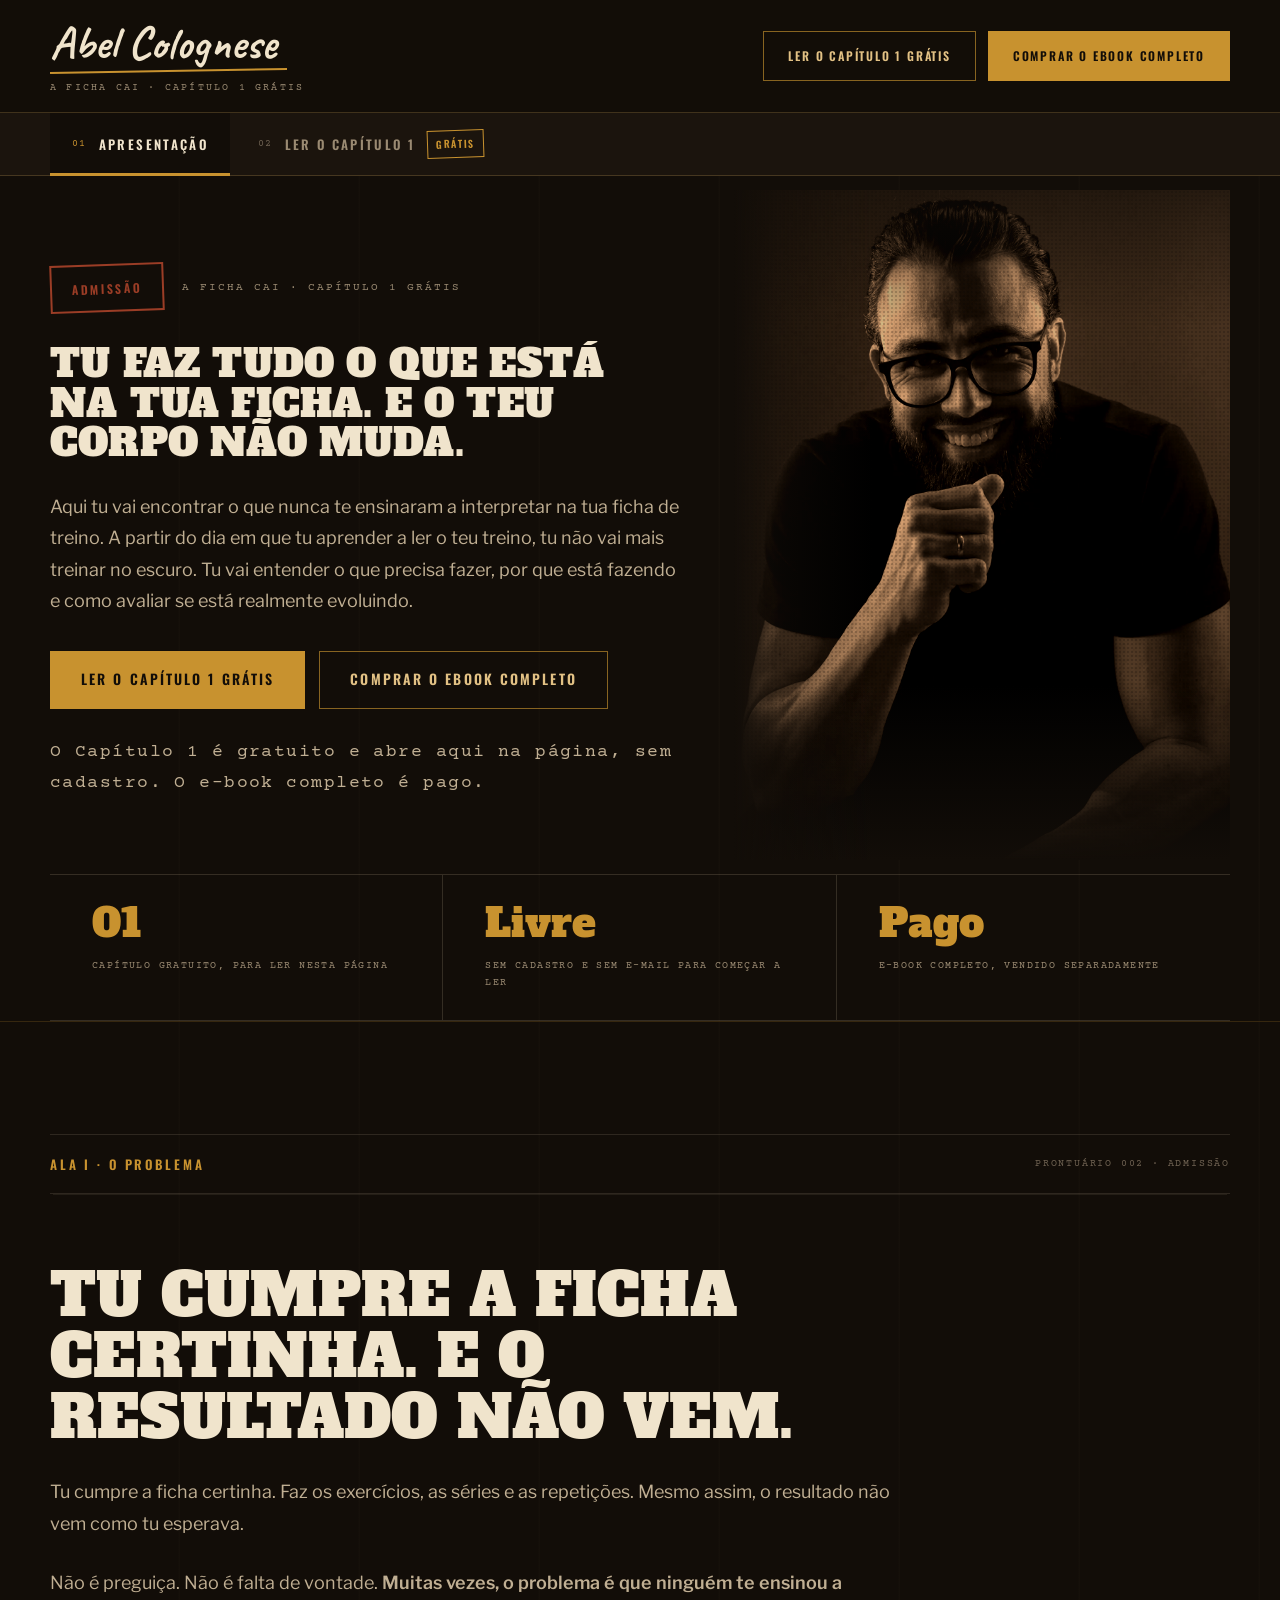
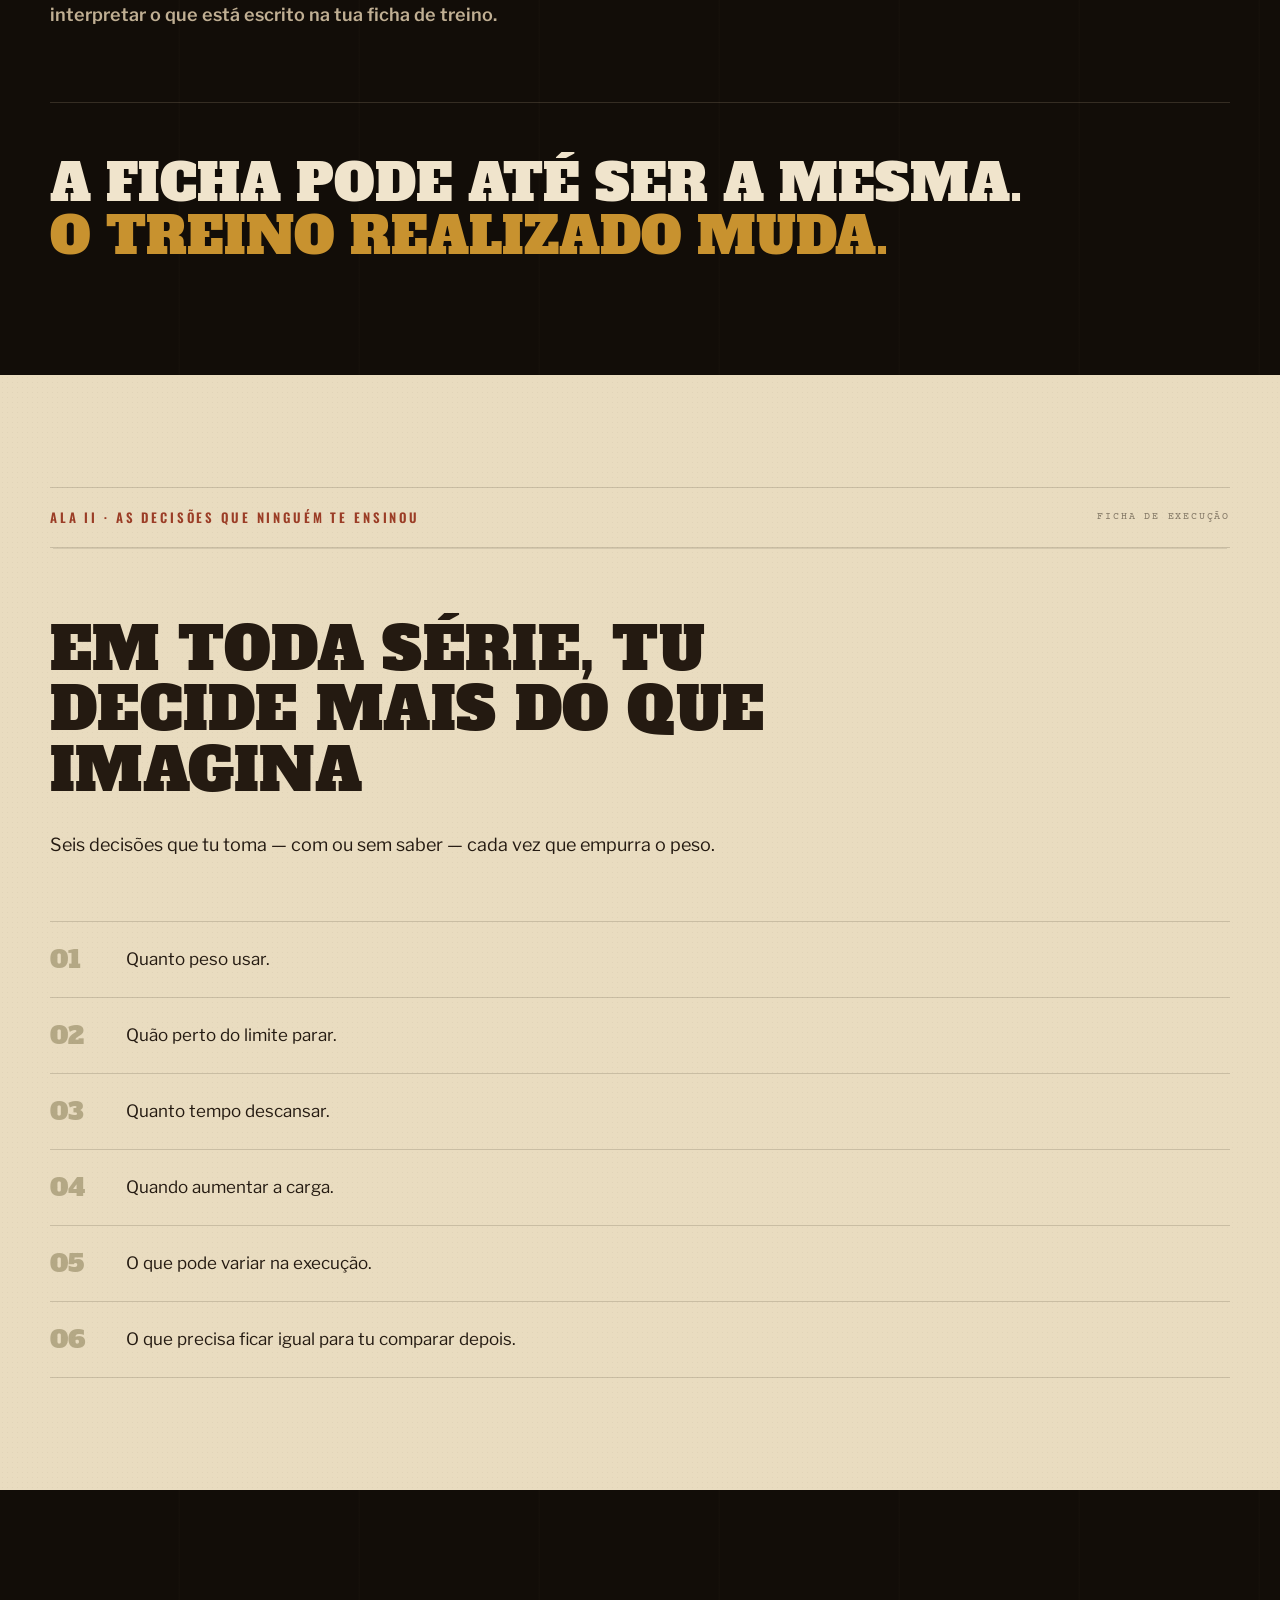
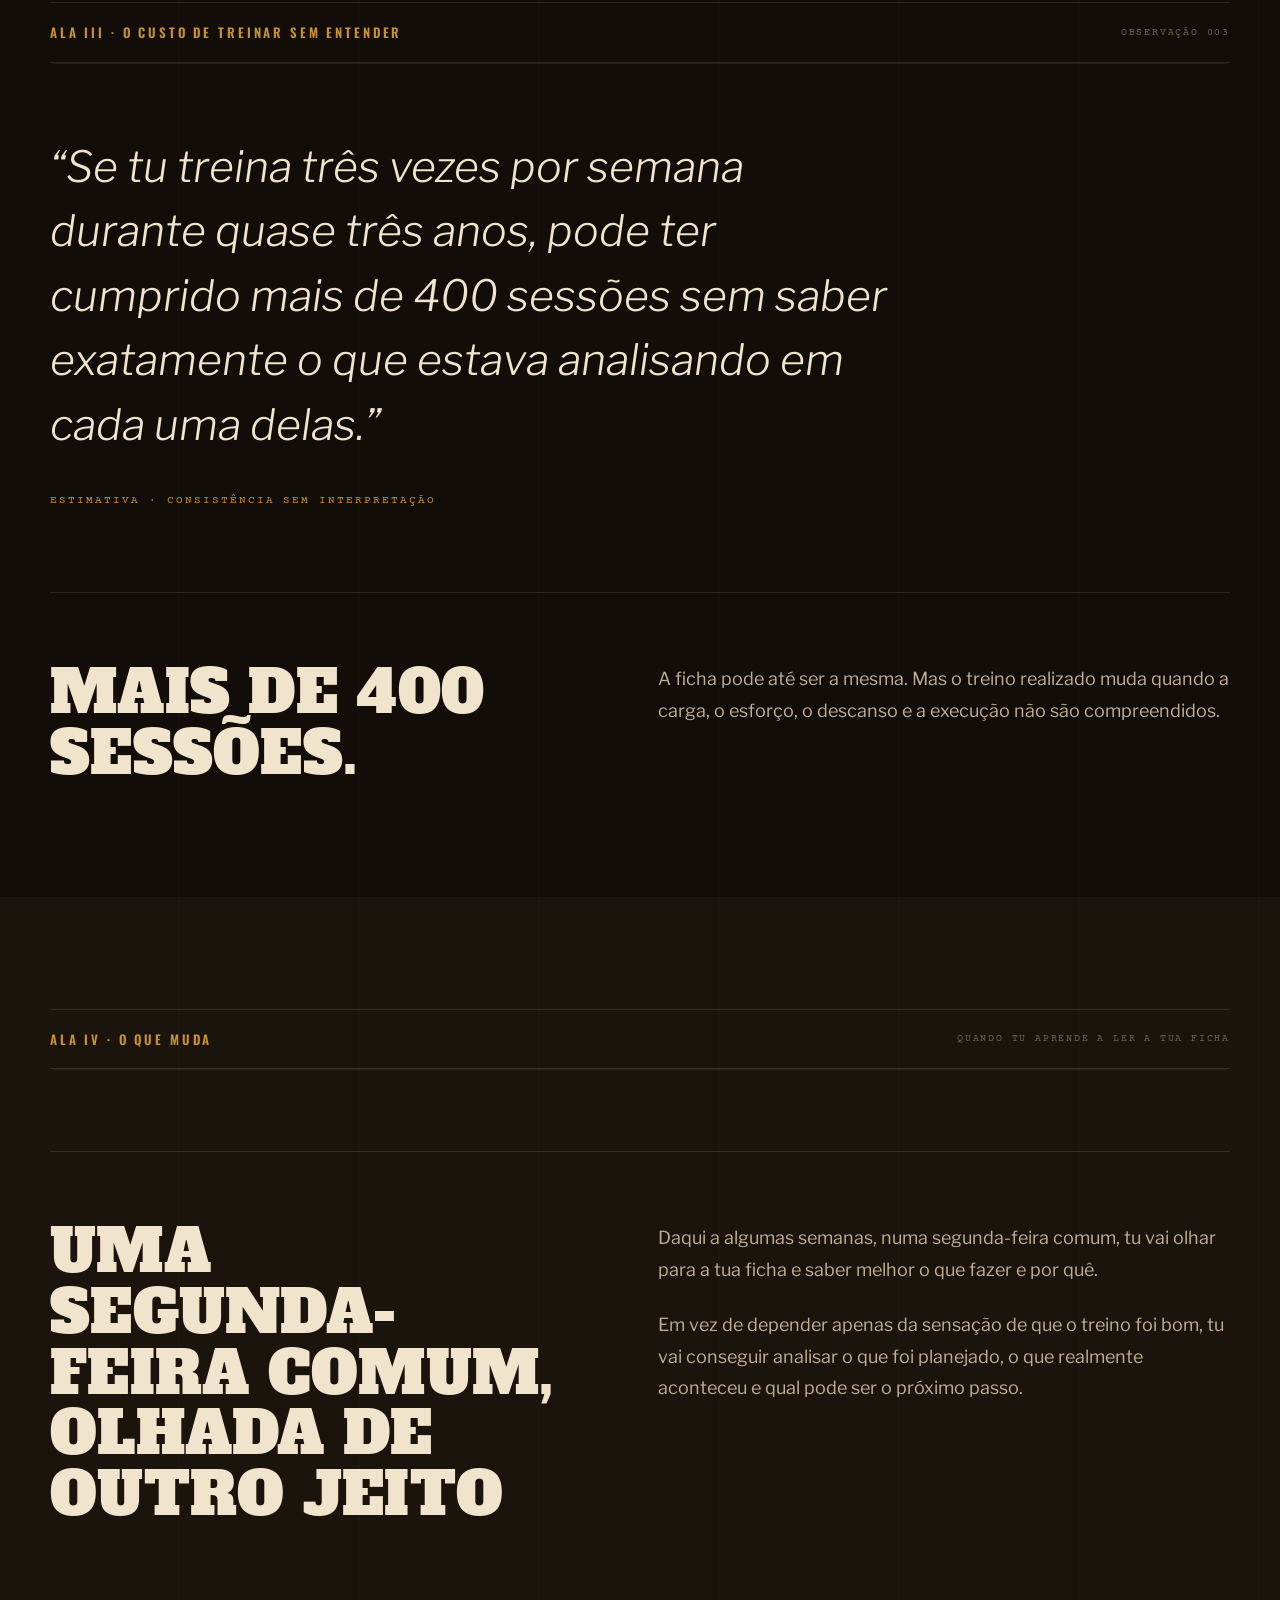
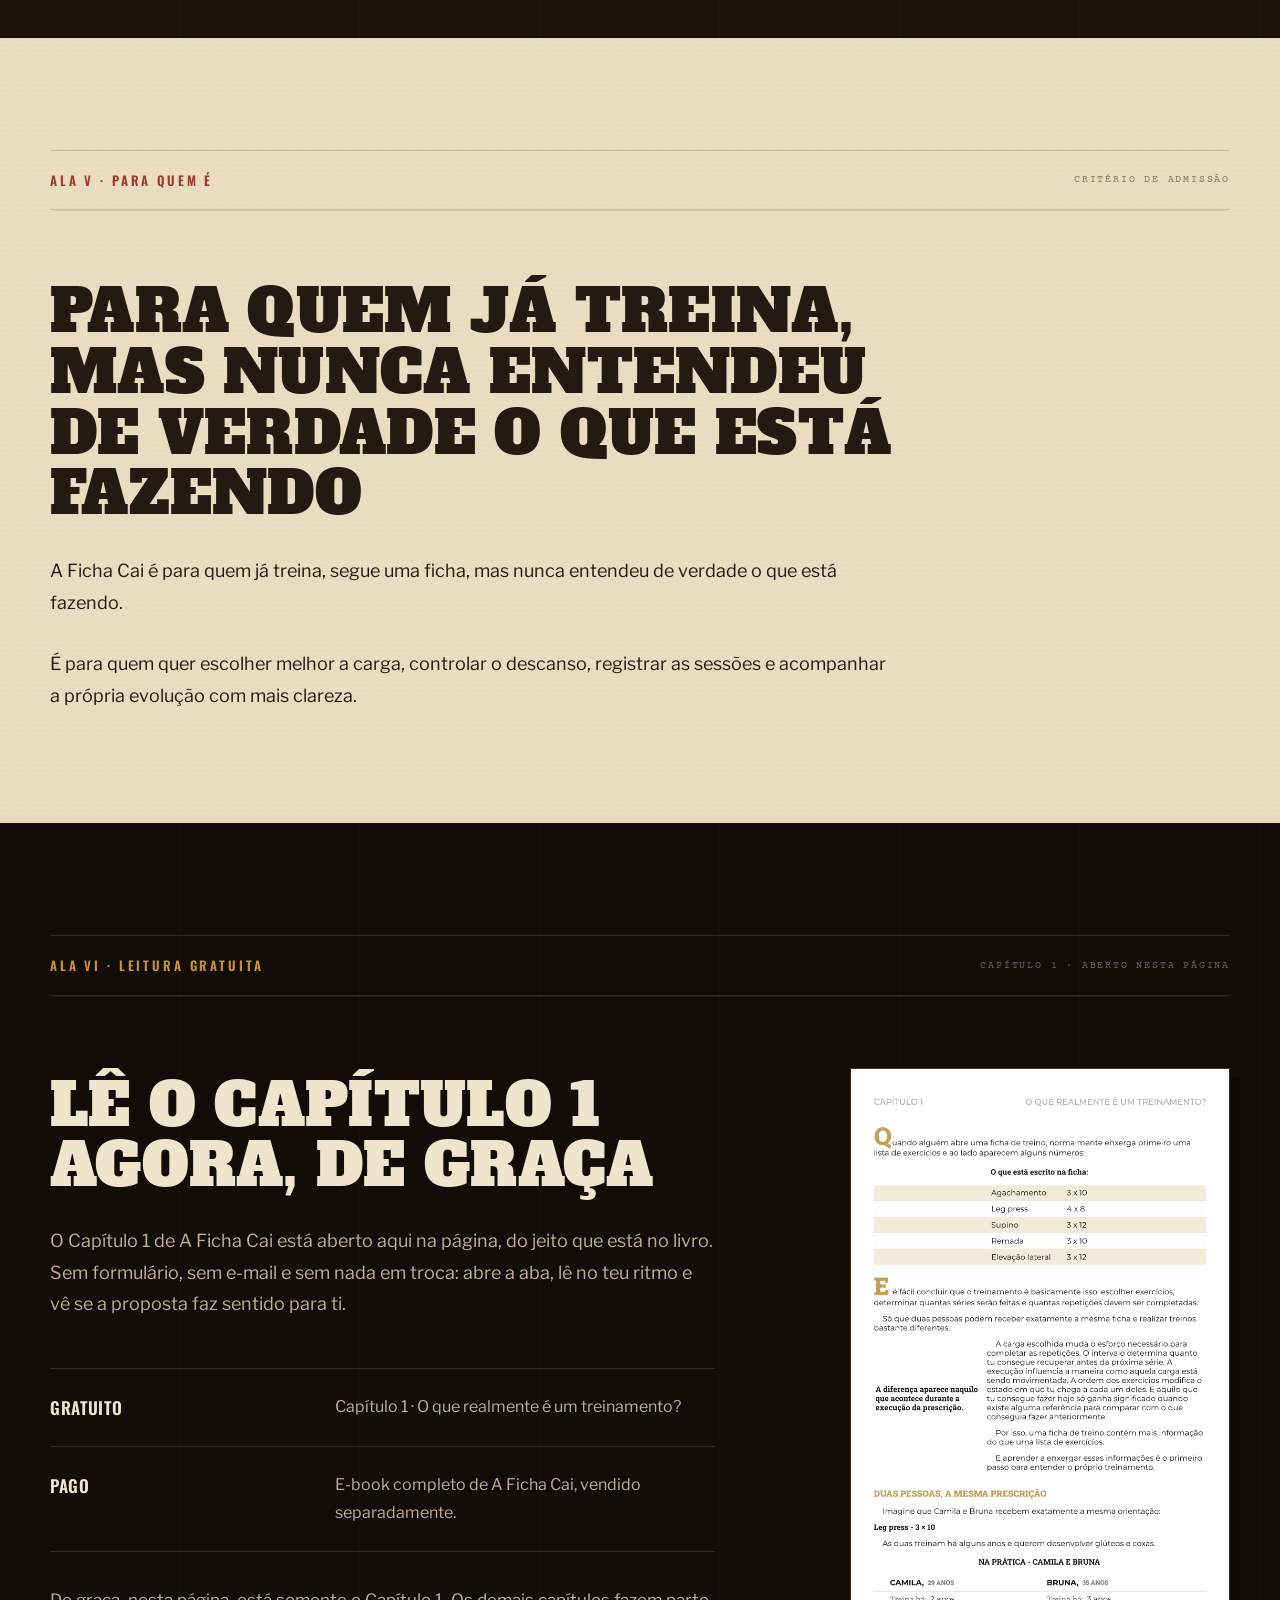
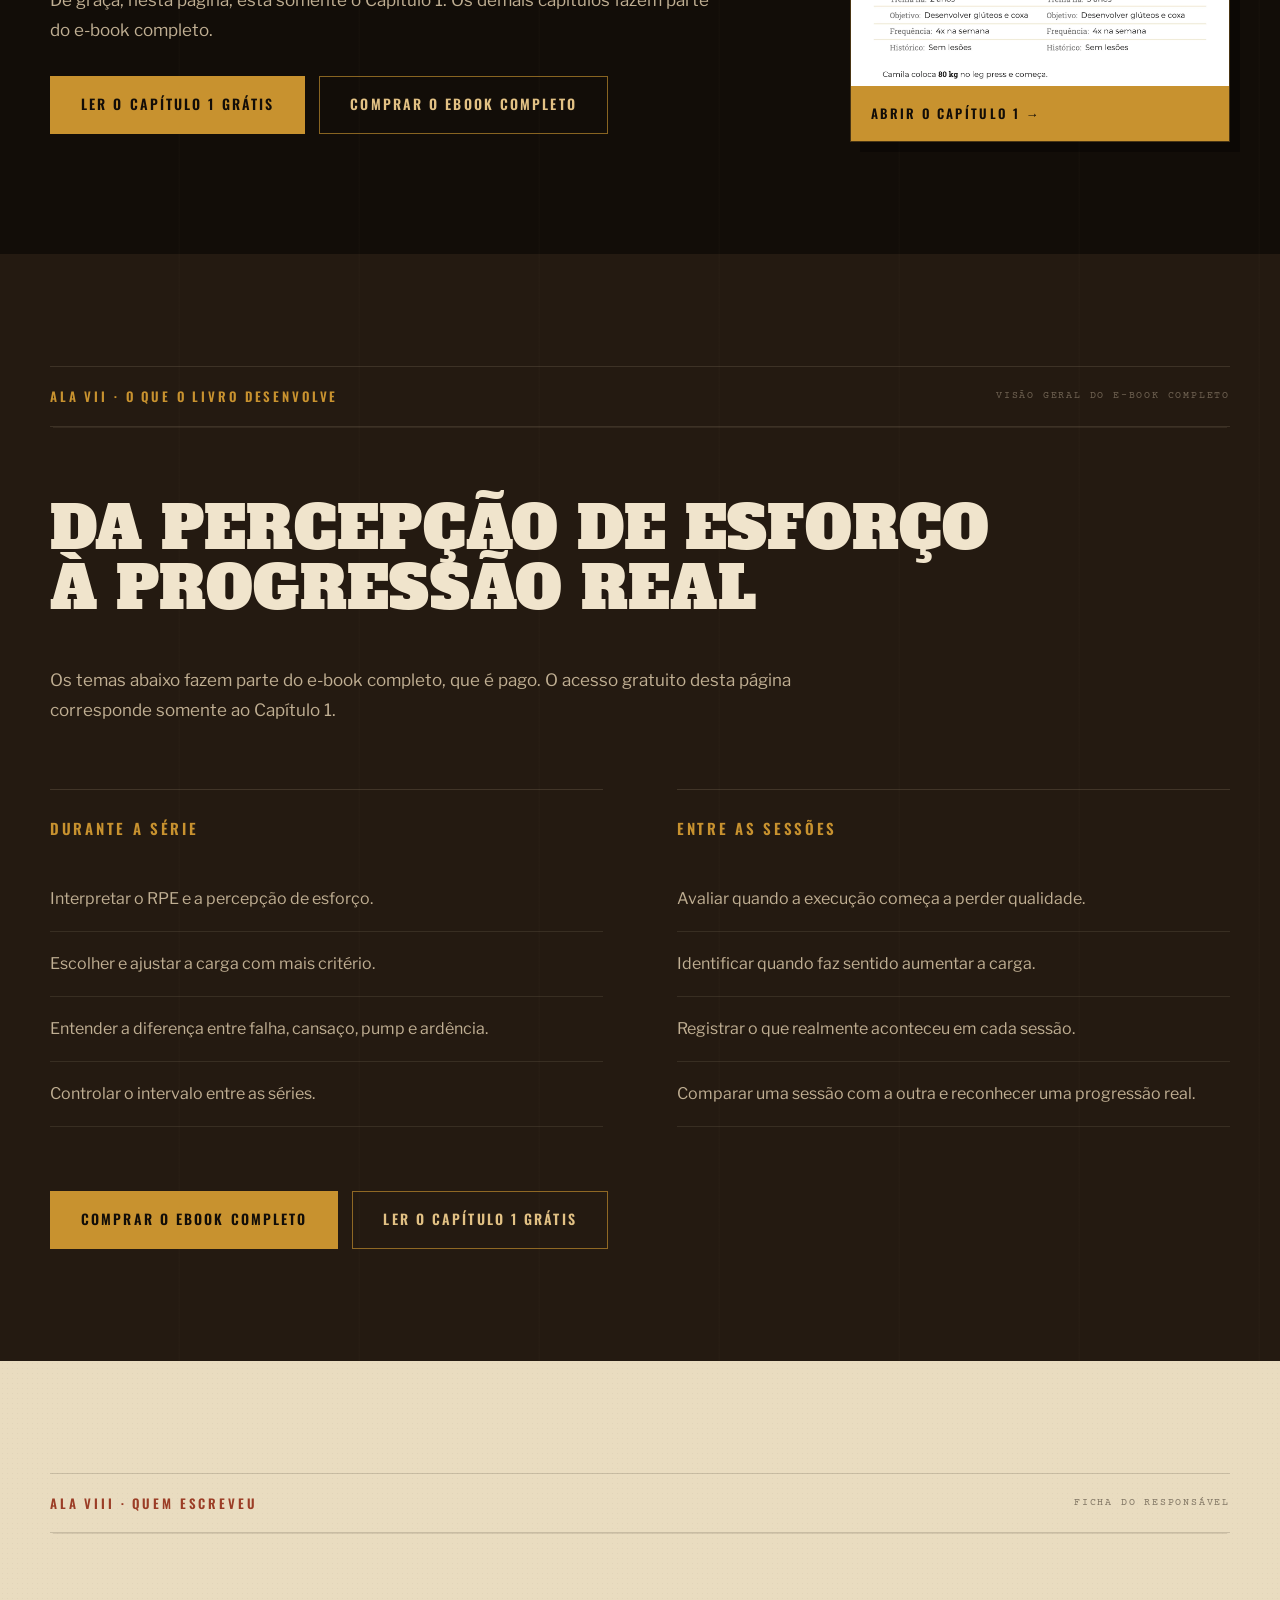
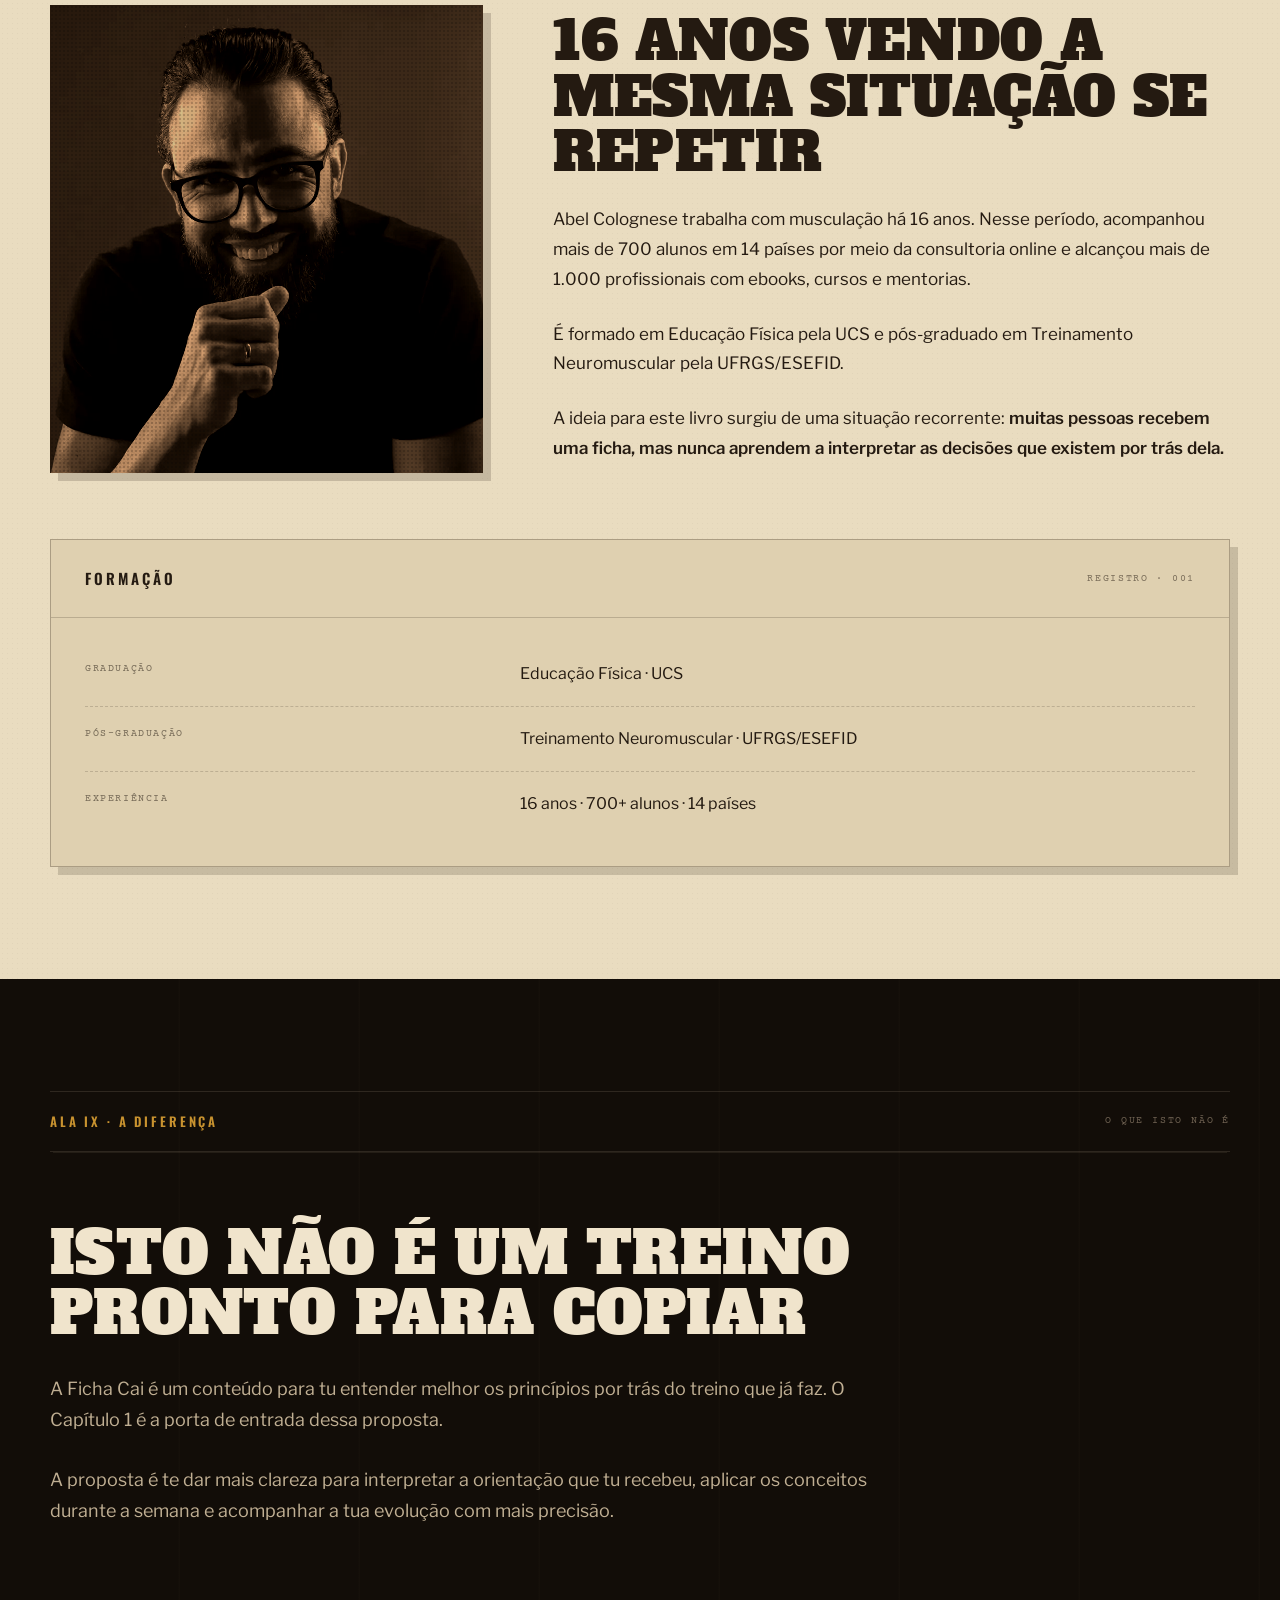
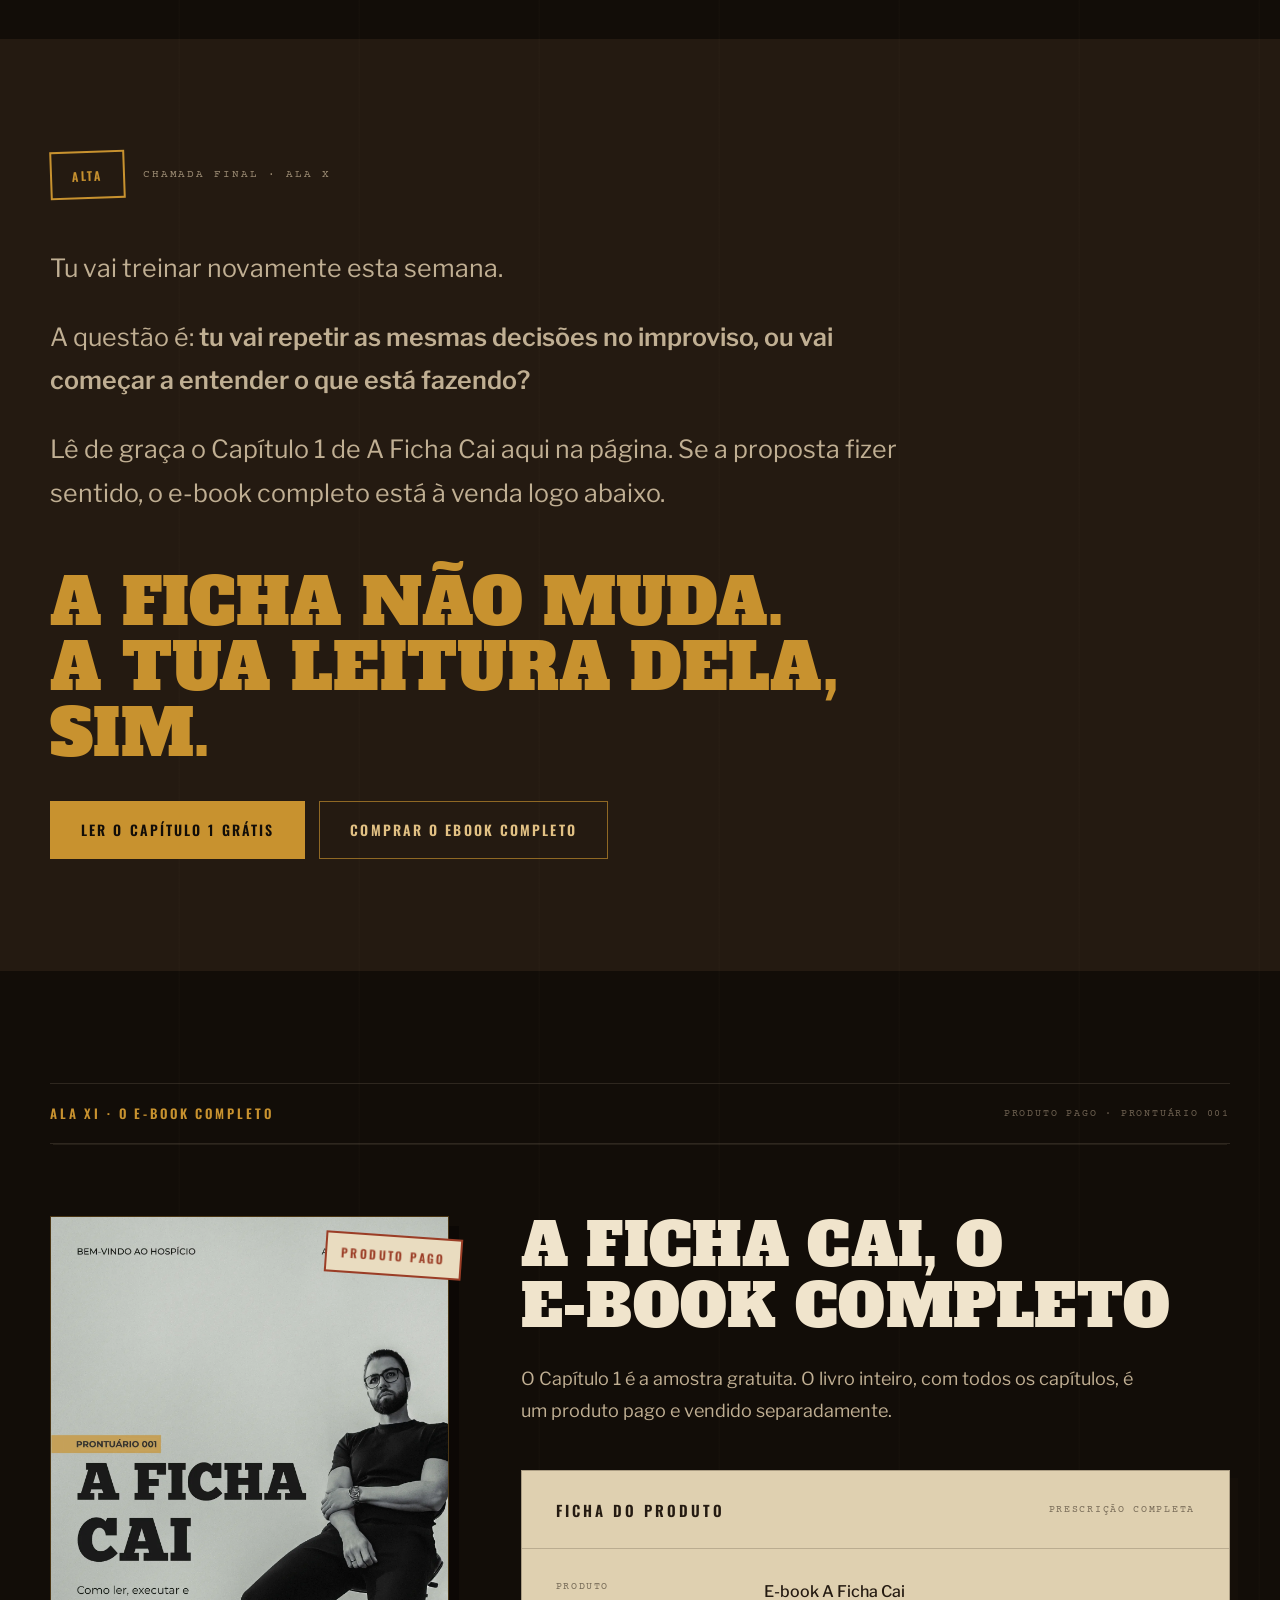
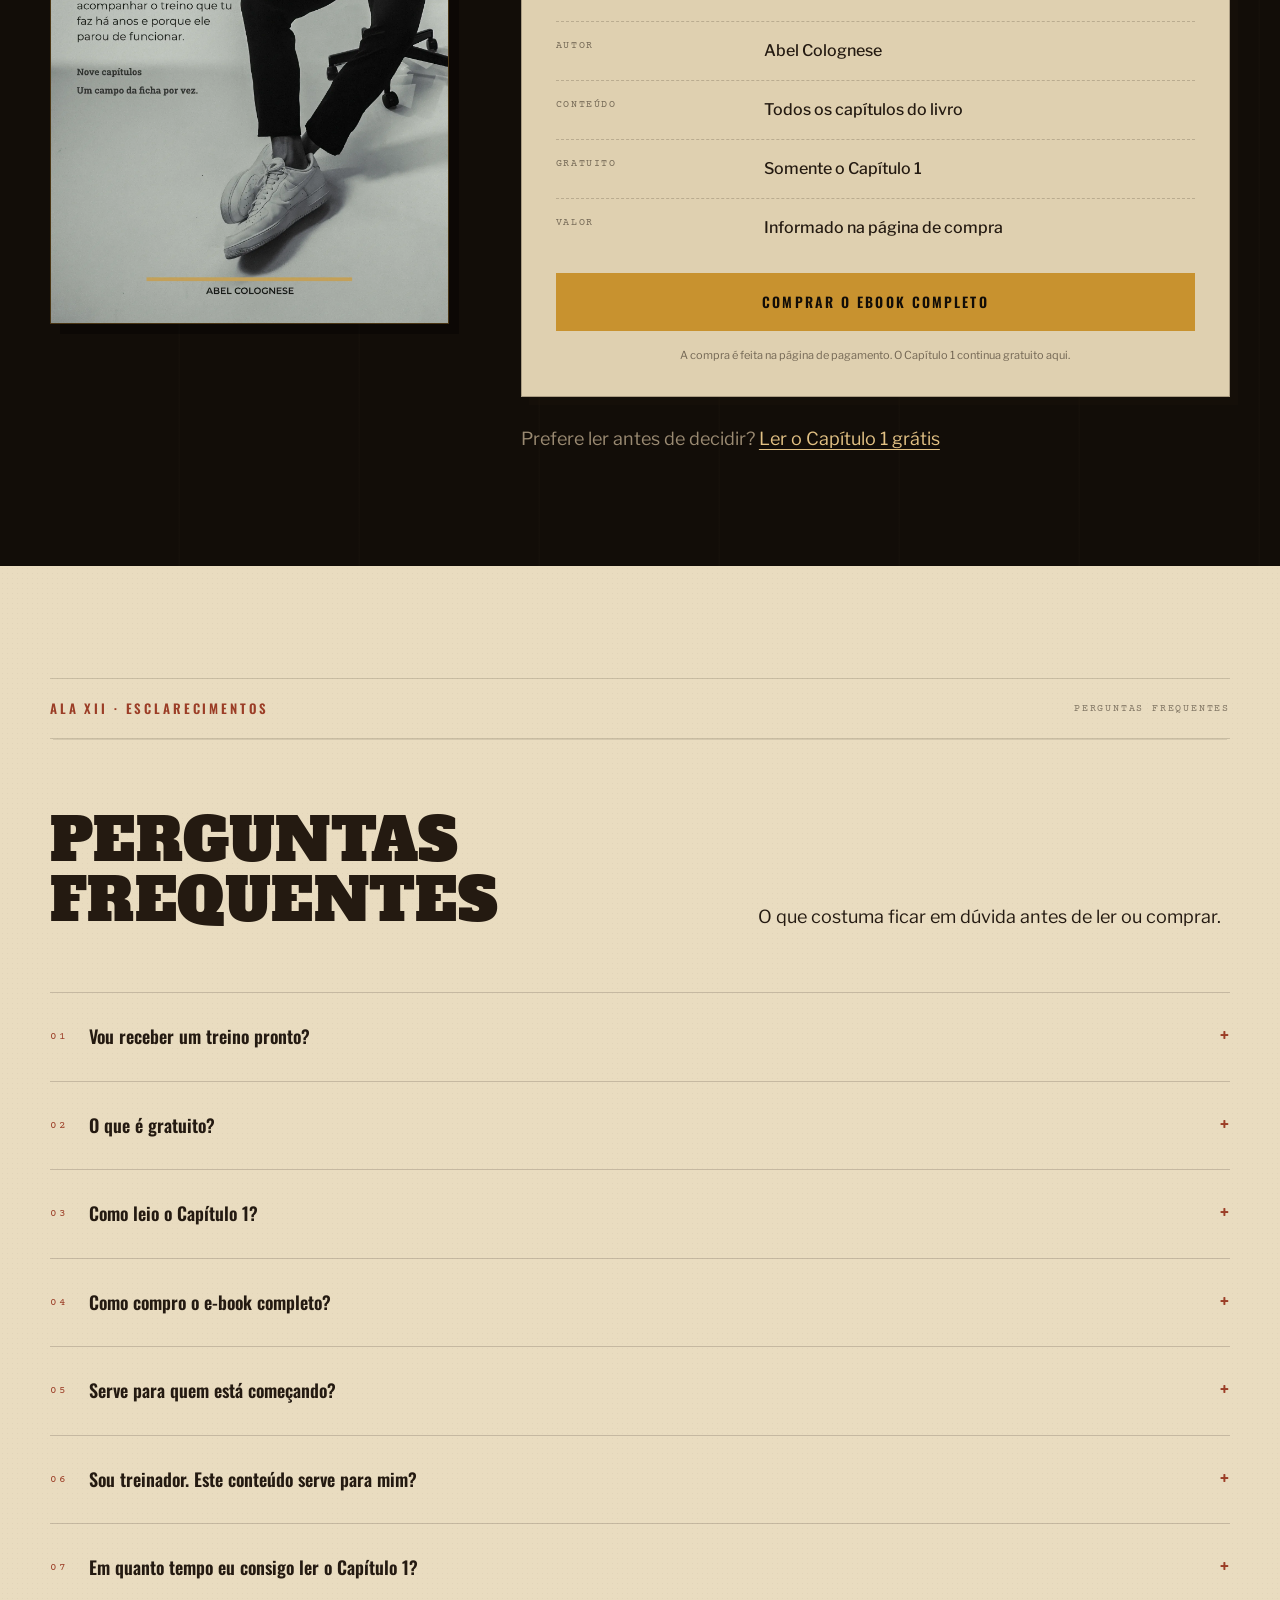
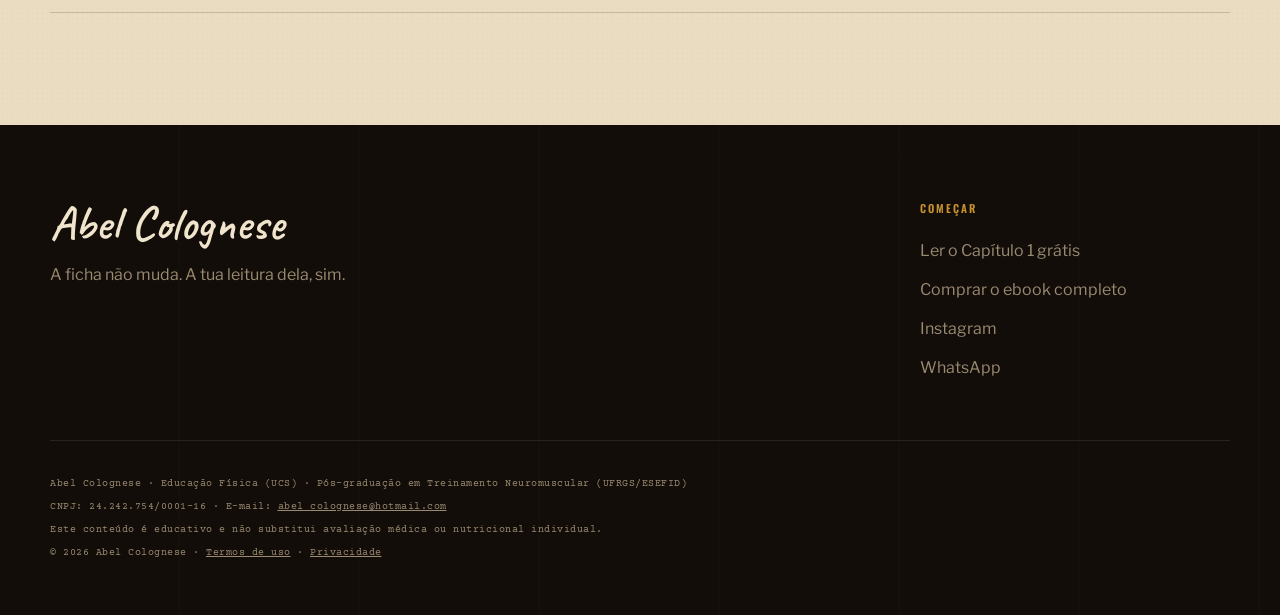
<file: index.html>
<!doctype html>
<html lang="pt-BR">
<head>
  <meta charset="utf-8">
  <meta name="viewport" content="width=device-width, initial-scale=1">
  <title>A Ficha Cai | Leia o Capítulo 1 grátis · Abel Colognese</title>
  <meta name="description" content="Leia gratuitamente o Capítulo 1 de A Ficha Cai, direto na página e sem cadastro. O e-book completo, de Abel Colognese, é vendido separadamente.">
  <meta name="theme-color" content="#120D08">
  <meta property="og:type" content="website">
  <meta property="og:locale" content="pt_BR">
  <meta property="og:title" content="A Ficha Cai | Leia o Capítulo 1 grátis · Abel Colognese">
  <meta property="og:description" content="Leia o Capítulo 1 de A Ficha Cai direto na página, sem cadastro. O e-book completo é vendido separadamente.">
  <meta property="og:image" content="/assets/images/abel-hero.webp">
  <meta name="twitter:card" content="summary_large_image">
  <link rel="icon" href="/assets/favicon.ico" sizes="any">
  <link rel="icon" href="/assets/favicon.png" type="image/png" sizes="256x256">
  <link rel="apple-touch-icon" href="/assets/apple-touch-icon.png">
  <link rel="preconnect" href="https://fonts.googleapis.com">
  <link rel="preconnect" href="https://fonts.gstatic.com" crossorigin>
  <link href="https://fonts.googleapis.com/css2?family=Alfa+Slab+One&family=Caveat:wght@600;700&family=Courier+Prime:wght@400;700&family=Libre+Franklin:wght@300;400;500;600&family=Oswald:wght@300;400;500;600&display=swap" rel="stylesheet">
  <link rel="stylesheet" href="/assets/styles.css">
  <script type="application/ld+json">
  {
    "@context":"https://schema.org",
    "@type":"WebPage",
    "name":"A Ficha Cai · Capítulo 1 grátis",
    "description":"Leia gratuitamente o Capítulo 1 de A Ficha Cai, direto na página e sem cadastro. O e-book completo é vendido separadamente.",
    "about":{
      "@type":"Book",
      "name":"A Ficha Cai",
      "bookFormat":"https://schema.org/EBook",
      "author":{"@type":"Person","name":"Abel Colognese"}
    }
  }
  </script>
</head>
<!-- Checkout oficial do e-book completo (Kiwify). -->
<body data-purchase-url="https://pay.kiwify.com.br/5R14aMF">
  <a class="skip-link" href="#conteudo">Ir para o conteúdo</a>

  <header class="site-header">
    <div class="shell header-inner">
      <a class="brand" href="#apresentacao" aria-label="A Ficha Cai, início">
        <strong>Abel Colognese</strong>
        <span>A Ficha Cai · Capítulo 1 grátis</span>
      </a>
      <div class="header-actions">
        <a class="button button-small button-outline header-read" href="#capitulo-1">Ler o Capítulo 1 grátis</a>
        <a class="button button-small button-ochre" href="https://pay.kiwify.com.br/5R14aMF" target="_blank" rel="noopener noreferrer" data-purchase-link>Comprar o ebook completo</a>
      </div>
    </div>
  </header>

  <nav class="tabbar" aria-label="Abas da página">
    <div class="shell tabbar-inner" role="tablist">
      <a class="tab" id="tab-apresentacao" role="tab" href="#apresentacao" aria-controls="apresentacao" aria-selected="true"><span class="tab-index">01</span>Apresentação</a>
      <a class="tab" id="tab-capitulo-1" role="tab" href="#capitulo-1" aria-controls="capitulo-1" aria-selected="false"><span class="tab-index">02</span>Ler o Capítulo 1 <span class="tab-badge">Grátis</span></a>
    </div>
  </nav>

  <main id="conteudo">
    <div class="tab-panel" id="apresentacao" role="tabpanel" aria-labelledby="tab-apresentacao">
    <section class="hero dark-section" id="inicio">
      <div class="shell hero-grid">
        <div class="hero-content reveal">
          <div class="hero-kicker"><span class="stamp stamp-oxide">Admissão</span><span>A Ficha Cai · Capítulo 1 grátis</span></div>
          <h1>Tu faz tudo o que está na tua ficha. E o teu corpo não muda.</h1>
          <p>Aqui tu vai encontrar o que nunca te ensinaram a interpretar na tua ficha de treino. A partir do dia em que tu aprender a ler o teu treino, tu não vai mais treinar no escuro. Tu vai entender o que precisa fazer, por que está fazendo e como avaliar se está realmente evoluindo.</p>
          <div class="hero-actions">
            <a class="button button-ochre" href="#capitulo-1">Ler o Capítulo 1 grátis</a>
            <a class="button button-outline" href="https://pay.kiwify.com.br/5R14aMF" target="_blank" rel="noopener noreferrer" data-purchase-link>Comprar o ebook completo</a>
          </div>
          <p class="offer-note">O Capítulo 1 é gratuito e abre aqui na página, sem cadastro. O e-book completo é pago.</p>
        </div>
        <figure class="hero-portrait reveal" aria-label="Abel Colognese">
          <img src="/assets/images/abel-hero.webp" alt="Abel Colognese" width="1400" height="2100" fetchpriority="high">
        </figure>
      </div>

      <div class="shell stats-strip reveal" aria-label="Informações do material">
        <div><strong>01</strong><span>Capítulo gratuito, para ler nesta página</span></div>
        <div><strong>Livre</strong><span>Sem cadastro e sem e-mail para começar a ler</span></div>
        <div><strong>Pago</strong><span>E-book completo, vendido separadamente</span></div>
      </div>
    </section>

    <section class="section dark-section" id="problema">
      <div class="shell">
        <div class="ward-heading reveal"><span>Ala I · O problema</span><small>Prontuário 002 · Admissão</small></div>
        <div class="text-block reveal">
          <h2>Tu cumpre a ficha certinha. E o resultado não vem.</h2>
          <p>Tu cumpre a ficha certinha. Faz os exercícios, as séries e as repetições. Mesmo assim, o resultado não vem como tu esperava.</p>
          <p>Não é preguiça. Não é falta de vontade. <strong>Muitas vezes, o problema é que ninguém te ensinou a interpretar o que está escrito na tua ficha de treino.</strong></p>
        </div>
        <blockquote class="tombstone reveal">A ficha pode até ser a mesma.<br><em>O treino realizado muda.</em></blockquote>
      </div>
    </section>

    <section class="section paper-section" id="decisoes">
      <div class="shell">
        <div class="ward-heading reveal"><span>Ala II · As decisões que ninguém te ensinou</span><small>Ficha de execução</small></div>
        <div class="section-intro reveal">
          <h2>Em toda série, tu decide mais do que imagina</h2>
          <p>Seis decisões que tu toma — com ou sem saber — cada vez que empurra o peso.</p>
        </div>
        <ol class="decision-list reveal">
          <li><span>01</span>Quanto peso usar.</li>
          <li><span>02</span>Quão perto do limite parar.</li>
          <li><span>03</span>Quanto tempo descansar.</li>
          <li><span>04</span>Quando aumentar a carga.</li>
          <li><span>05</span>O que pode variar na execução.</li>
          <li><span>06</span>O que precisa ficar igual para tu comparar depois.</li>
        </ol>
      </div>
    </section>

    <section class="section dark-section" id="custo">
      <div class="shell">
        <div class="ward-heading reveal"><span>Ala III · O custo de treinar sem entender</span><small>Observação 003</small></div>
        <blockquote class="clinical-quote reveal">“Se tu treina três vezes por semana durante quase três anos, pode ter cumprido mais de 400 sessões sem saber exatamente o que estava analisando em cada uma delas.”</blockquote>
        <p class="quote-note reveal">Estimativa · consistência sem interpretação</p>
        <div class="copy-grid reveal">
          <h2>Mais de 400 sessões.</h2>
          <p>A ficha pode até ser a mesma. Mas o treino realizado muda quando a carga, o esforço, o descanso e a execução não são compreendidos.</p>
        </div>
      </div>
    </section>

    <section class="section dark-section shade-casca" id="mudanca">
      <div class="shell">
        <div class="ward-heading reveal"><span>Ala IV · O que muda</span><small>Quando tu aprende a ler a tua ficha</small></div>
        <div class="copy-grid reveal">
          <h2>Uma segunda-feira comum, olhada de outro jeito</h2>
          <div>
            <p>Daqui a algumas semanas, numa segunda-feira comum, tu vai olhar para a tua ficha e saber melhor o que fazer e por quê.</p>
            <p>Em vez de depender apenas da sensação de que o treino foi bom, tu vai conseguir analisar o que foi planejado, o que realmente aconteceu e qual pode ser o próximo passo.</p>
          </div>
        </div>
      </div>
    </section>

    <section class="section paper-section" id="para-quem">
      <div class="shell">
        <div class="ward-heading reveal"><span>Ala V · Para quem é</span><small>Critério de admissão</small></div>
        <div class="paper-copy reveal">
          <h2>Para quem já treina, mas nunca entendeu de verdade o que está fazendo</h2>
          <p>A Ficha Cai é para quem já treina, segue uma ficha, mas nunca entendeu de verdade o que está fazendo.</p>
          <p>É para quem quer escolher melhor a carga, controlar o descanso, registrar as sessões e acompanhar a própria evolução com mais clareza.</p>
        </div>
      </div>
    </section>

    <section class="section dark-section" id="leitura-gratuita">
      <div class="shell">
        <div class="ward-heading reveal"><span>Ala VI · Leitura gratuita</span><small>Capítulo 1 · Aberto nesta página</small></div>
        <div class="free-grid">
          <div class="reveal">
            <div class="section-intro">
              <h2>Lê o Capítulo 1 agora, de graça</h2>
              <p>O Capítulo 1 de A Ficha Cai está aberto aqui na página, do jeito que está no livro. Sem formulário, sem e-mail e sem nada em troca: abre a aba, lê no teu ritmo e vê se a proposta faz sentido para ti.</p>
            </div>
            <dl class="inventory">
              <div><dt>Gratuito</dt><dd>Capítulo 1 · O que realmente é um treinamento?</dd></div>
              <div><dt>Pago</dt><dd>E-book completo de A Ficha Cai, vendido separadamente.</dd></div>
            </dl>
            <p class="material-note">De graça, nesta página, está somente o Capítulo 1. Os demais capítulos fazem parte do e-book completo.</p>
            <div class="cta-pair">
              <a class="button button-ochre" href="#capitulo-1">Ler o Capítulo 1 grátis</a>
              <a class="button button-outline" href="https://pay.kiwify.com.br/5R14aMF" target="_blank" rel="noopener noreferrer" data-purchase-link>Comprar o ebook completo</a>
            </div>
          </div>
          <a class="chapter-peek reveal" href="#capitulo-1" aria-label="Abrir o Capítulo 1 para leitura">
            <img src="/assets/capitulo-1/pagina-07.webp" alt="Abertura do Capítulo 1 de A Ficha Cai: O que realmente é um treinamento?" width="1440" height="2560" loading="lazy">
            <span class="chapter-peek-label">Abrir o Capítulo 1 →</span>
          </a>
        </div>
      </div>
    </section>

    <section class="section dark-section shade-madeira" id="aprender">
      <div class="shell">
        <div class="ward-heading reveal"><span>Ala VII · O que o livro desenvolve</span><small>Visão geral do e-book completo</small></div>
        <h2 class="wide-title reveal">Da percepção de esforço à progressão real</h2>
        <p class="material-note reveal">Os temas abaixo fazem parte do e-book completo, que é pago. O acesso gratuito desta página corresponde somente ao Capítulo 1.</p>
        <div class="learning-grid">
          <article class="reveal">
            <h3>Durante a série</h3>
            <ul>
              <li>Interpretar o RPE e a percepção de esforço.</li>
              <li>Escolher e ajustar a carga com mais critério.</li>
              <li>Entender a diferença entre falha, cansaço, pump e ardência.</li>
              <li>Controlar o intervalo entre as séries.</li>
            </ul>
          </article>
          <article class="reveal">
            <h3>Entre as sessões</h3>
            <ul>
              <li>Avaliar quando a execução começa a perder qualidade.</li>
              <li>Identificar quando faz sentido aumentar a carga.</li>
              <li>Registrar o que realmente aconteceu em cada sessão.</li>
              <li>Comparar uma sessão com a outra e reconhecer uma progressão real.</li>
            </ul>
          </article>
        </div>
        <div class="cta-pair cta-pair-spaced reveal">
          <a class="button button-ochre" href="https://pay.kiwify.com.br/5R14aMF" target="_blank" rel="noopener noreferrer" data-purchase-link>Comprar o ebook completo</a>
          <a class="button button-outline" href="#capitulo-1">Ler o Capítulo 1 grátis</a>
        </div>
      </div>
    </section>

    <section class="section paper-section author-section" id="autor">
      <div class="shell">
        <div class="ward-heading reveal"><span>Ala VIII · Quem escreveu</span><small>Ficha do responsável</small></div>
        <div class="author-grid">
          <figure class="halftone-image reveal"><img src="/assets/images/abel-about.webp" alt="Abel Colognese" width="900" height="900" loading="lazy"></figure>
          <div class="author-copy reveal">
            <h2>16 anos vendo a mesma situação se repetir</h2>
            <p>Abel Colognese trabalha com musculação há 16 anos. Nesse período, acompanhou mais de 700 alunos em 14 países por meio da consultoria online e alcançou mais de 1.000 profissionais com ebooks, cursos e mentorias.</p>
            <p>É formado em Educação Física pela UCS e pós-graduado em Treinamento Neuromuscular pela UFRGS/ESEFID.</p>
            <p>A ideia para este livro surgiu de uma situação recorrente: <strong>muitas pessoas recebem uma ficha, mas nunca aprendem a interpretar as decisões que existem por trás dela.</strong></p>
          </div>
        </div>

        <div class="record-card reveal">
          <div class="record-head"><strong>Formação</strong><span>Registro · 001</span></div>
          <dl>
            <div><dt>Graduação</dt><dd>Educação Física · UCS</dd></div>
            <div><dt>Pós-graduação</dt><dd>Treinamento Neuromuscular · UFRGS/ESEFID</dd></div>
            <div><dt>Experiência</dt><dd>16 anos · 700+ alunos · 14 países</dd></div>
          </dl>
        </div>
      </div>
    </section>

    <section class="section dark-section" id="diferenca">
      <div class="shell">
        <div class="ward-heading reveal"><span>Ala IX · A diferença</span><small>O que isto não é</small></div>
        <div class="text-block reveal">
          <h2>Isto não é um treino pronto para copiar</h2>
          <p>A Ficha Cai é um conteúdo para tu entender melhor os princípios por trás do treino que já faz. O Capítulo 1 é a porta de entrada dessa proposta.</p>
          <p>A proposta é te dar mais clareza para interpretar a orientação que tu recebeu, aplicar os conceitos durante a semana e acompanhar a tua evolução com mais precisão.</p>
        </div>
      </div>
    </section>

    <section class="section manifesto-section">
      <div class="shell reveal">
        <div class="manifesto-kicker"><span class="stamp stamp-ochre">Alta</span><span>Chamada final · Ala X</span></div>
        <p>Tu vai treinar novamente esta semana.</p>
        <p>A questão é: <strong>tu vai repetir as mesmas decisões no improviso, ou vai começar a entender o que está fazendo?</strong></p>
        <p>Lê de graça o Capítulo 1 de A Ficha Cai aqui na página. Se a proposta fizer sentido, o e-book completo está à venda logo abaixo.</p>
        <h2>A ficha não muda.<br>A tua leitura dela, sim.</h2>
        <div class="cta-pair">
          <a class="button button-ochre" href="#capitulo-1">Ler o Capítulo 1 grátis</a>
          <a class="button button-outline" href="https://pay.kiwify.com.br/5R14aMF" target="_blank" rel="noopener noreferrer" data-purchase-link>Comprar o ebook completo</a>
        </div>
      </div>
    </section>

    <section class="section dark-section product-section" id="ebook-completo">
      <div class="shell">
        <div class="ward-heading reveal"><span>Ala XI · O e-book completo</span><small>Produto pago · Prontuário 001</small></div>
        <div class="product-grid">
          <figure class="product-cover reveal">
            <img src="/assets/capitulo-1/pagina-01.webp" alt="Capa do e-book A Ficha Cai, de Abel Colognese" width="1440" height="2560" loading="lazy">
          </figure>
          <div class="product-copy reveal">
            <h2>A Ficha Cai, o <span class="nowrap">e-book</span> completo</h2>
            <p>O Capítulo 1 é a amostra gratuita. O livro inteiro, com todos os capítulos, é um produto pago e vendido separadamente.</p>

            <div class="admission-card product-card">
              <div class="record-head"><strong>Ficha do produto</strong><span>Prescrição completa</span></div>
              <dl class="product-facts">
                <div><dt>Produto</dt><dd>E-book A Ficha Cai</dd></div>
                <div><dt>Autor</dt><dd>Abel Colognese</dd></div>
                <div><dt>Conteúdo</dt><dd>Todos os capítulos do livro</dd></div>
                <div><dt>Gratuito</dt><dd>Somente o Capítulo 1</dd></div>
                <div><dt>Valor</dt><dd>Informado na página de compra</dd></div>
              </dl>
              <div class="product-actions">
                <a class="button button-ochre button-full" href="https://pay.kiwify.com.br/5R14aMF" target="_blank" rel="noopener noreferrer" data-purchase-link>Comprar o ebook completo</a>
                <p class="privacy-note">A compra é feita na página de pagamento. O Capítulo 1 continua gratuito aqui.</p>
              </div>
            </div>

            <p class="product-alt">Prefere ler antes de decidir? <a href="#capitulo-1">Ler o Capítulo 1 grátis</a></p>
          </div>
        </div>
      </div>
    </section>

    <section class="section paper-section faq-section" id="perguntas">
      <div class="shell">
        <div class="ward-heading reveal"><span>Ala XII · Esclarecimentos</span><small>Perguntas frequentes</small></div>
        <div class="faq-intro reveal">
          <h2>Perguntas frequentes</h2>
          <p>O que costuma ficar em dúvida antes de ler ou comprar.</p>
        </div>
        <div class="faq-list">
          <details class="reveal"><summary><span>01</span>Vou receber um treino pronto?</summary><p>Não. A Ficha Cai não é um treino pronto. O conteúdo foi pensado para te ajudar a interpretar melhor a ficha que tu já tem.</p></details>
          <details class="reveal"><summary><span>02</span>O que é gratuito?</summary><p>Somente o Capítulo 1 de A Ficha Cai, que tu lê direto nesta página. O e-book completo é pago e vendido separadamente.</p></details>
          <details class="reveal"><summary><span>03</span>Como leio o Capítulo 1?</summary><p>Na aba “Ler o Capítulo 1”, aqui mesmo na página. Não precisa preencher formulário nem informar e-mail.</p></details>
          <details class="reveal"><summary><span>04</span>Como compro o e-book completo?</summary><p>Pelo botão “Comprar o ebook completo”. Ele leva para a página de pagamento, onde estão o valor e as informações de acesso.</p></details>
          <details class="reveal"><summary><span>05</span>Serve para quem está começando?</summary><p>Sim, desde que tu já tenha uma ficha ou alguma orientação de treino. O Capítulo 1 foi pensado para apresentar, de forma prática, decisões que muitas vezes não são ensinadas no início.</p></details>
          <details class="reveal"><summary><span>06</span>Sou treinador. Este conteúdo serve para mim?</summary><p>O livro foi escrito principalmente para quem executa o treino, não para quem prescreve. Ainda assim, treinadores que também treinam podem aproveitar o conteúdo para compreender melhor a experiência de quem recebe uma ficha.</p></details>
          <details class="reveal"><summary><span>07</span>Em quanto tempo eu consigo ler o Capítulo 1?</summary><p>O Capítulo 1 foi pensado como uma introdução à proposta do livro. Tu pode ler no teu ritmo e aplicar os conceitos gradualmente durante os treinos.</p></details>
        </div>
      </div>
    </section>
    </div>

    <section class="tab-panel reader" id="capitulo-1" role="tabpanel" aria-labelledby="tab-capitulo-1" hidden>
      <div class="reader-bar">
        <div class="shell reader-bar-inner">
          <a class="reader-back" href="#apresentacao" aria-label="Voltar para a apresentação">← <span>Apresentação</span></a>
          <span class="reader-title">A Ficha Cai · Capítulo 1</span>
          <a class="button button-small button-ochre" href="https://pay.kiwify.com.br/5R14aMF" target="_blank" rel="noopener noreferrer" data-purchase-link><span>Comprar</span><span class="reader-buy-long">&nbsp;o ebook completo</span></a>
        </div>
        <div class="reader-progress" aria-hidden="true"><span data-reader-progress></span></div>
      </div>

      <div class="reader-intro dark-section">
        <div class="shell">
          <div class="ward-heading"><span>Ala I · Treinamento</span><small>Prontuário 001 · Amostra gratuita</small></div>
          <h2>Capítulo 1 · O que realmente é um treinamento?</h2>
          <p>O Capítulo 1 está aqui do jeito que está no livro. Lê no teu ritmo, sem cadastro.</p>
          <p class="reader-flag">Gratuito: somente o Capítulo 1 · O e-book completo é pago</p>
        </div>
      </div>

      <div class="reader-pages" data-reader-pages>
        <img src="/assets/capitulo-1/pagina-01.webp" alt="A Ficha Cai, Capítulo 1 · página 1" width="1440" height="2560">
        <img src="/assets/capitulo-1/pagina-02.webp" alt="A Ficha Cai, Capítulo 1 · página 2" width="1440" height="2560" loading="lazy">
        <img src="/assets/capitulo-1/pagina-03.webp" alt="A Ficha Cai, Capítulo 1 · página 3" width="1440" height="2560" loading="lazy">
        <img src="/assets/capitulo-1/pagina-04.webp" alt="A Ficha Cai, Capítulo 1 · página 4" width="1440" height="2560" loading="lazy">
        <img src="/assets/capitulo-1/pagina-05.webp" alt="A Ficha Cai, Capítulo 1 · página 5" width="1440" height="2560" loading="lazy">
        <img src="/assets/capitulo-1/pagina-06.webp" alt="A Ficha Cai, Capítulo 1 · página 6" width="1440" height="2560" loading="lazy">
        <img src="/assets/capitulo-1/pagina-07.webp" alt="A Ficha Cai, Capítulo 1 · página 7" width="1440" height="2560" loading="lazy">
        <img src="/assets/capitulo-1/pagina-08.webp" alt="A Ficha Cai, Capítulo 1 · página 8" width="1440" height="2560" loading="lazy">
        <img src="/assets/capitulo-1/pagina-09.webp" alt="A Ficha Cai, Capítulo 1 · página 9" width="1440" height="2560" loading="lazy">
        <img src="/assets/capitulo-1/pagina-10.webp" alt="A Ficha Cai, Capítulo 1 · página 10" width="1440" height="2560" loading="lazy">
        <img src="/assets/capitulo-1/pagina-11.webp" alt="A Ficha Cai, Capítulo 1 · página 11" width="1440" height="2560" loading="lazy">
        <img src="/assets/capitulo-1/pagina-12.webp" alt="A Ficha Cai, Capítulo 1 · página 12" width="1440" height="2560" loading="lazy">
      </div>

      <div class="reader-end manifesto-section">
        <div class="shell">
          <div class="manifesto-kicker"><span class="stamp stamp-ochre">Fim do Capítulo 1</span><span>Amostra gratuita</span></div>
          <h2>O resto da ficha está no e-book completo.</h2>
          <p>O Capítulo 1 é gratuito. Os demais capítulos de A Ficha Cai fazem parte do e-book completo, que é pago.</p>
          <div class="cta-pair">
            <a class="button button-ochre" href="https://pay.kiwify.com.br/5R14aMF" target="_blank" rel="noopener noreferrer" data-purchase-link>Comprar o ebook completo</a>
            <a class="button button-outline" href="#apresentacao">Voltar para a apresentação</a>
          </div>
        </div>
      </div>
    </section>
  </main>

  <footer class="site-footer">
    <div class="shell footer-grid">
      <div class="footer-brand">
        <strong>Abel Colognese</strong>
        <p>A ficha não muda. A tua leitura dela, sim.</p>
      </div>
      <nav aria-label="Links do rodapé">
        <strong>Começar</strong>
        <a href="#capitulo-1">Ler o Capítulo 1 grátis</a>
        <a href="https://pay.kiwify.com.br/5R14aMF" target="_blank" rel="noopener noreferrer" data-purchase-link>Comprar o ebook completo</a>
        <a href="https://www.instagram.com/abel.colognese/" target="_blank" rel="noopener noreferrer">Instagram</a>
        <a href="https://wa.me/554599737483" target="_blank" rel="noopener noreferrer">WhatsApp</a>
      </nav>
    </div>
    <div class="shell footer-legal">
      <p>Abel Colognese · Educação Física (UCS) · Pós-graduação em Treinamento Neuromuscular (UFRGS/ESEFID)</p>
      <p>CNPJ: 24.242.754/0001-16 · E-mail: <a href="mailto:abel_colognese@hotmail.com">abel_colognese@hotmail.com</a></p>
      <p>Este conteúdo é educativo e não substitui avaliação médica ou nutricional individual.</p>
      <p>© 2026 Abel Colognese · <a href="/legal.html#termos">Termos de uso</a> · <a href="/legal.html#privacidade">Privacidade</a></p>
    </div>
  </footer>

  <div class="toast" data-toast role="status" aria-live="polite" hidden></div>

  <script src="/assets/script.js" defer></script>
</body>
</html>
</file>
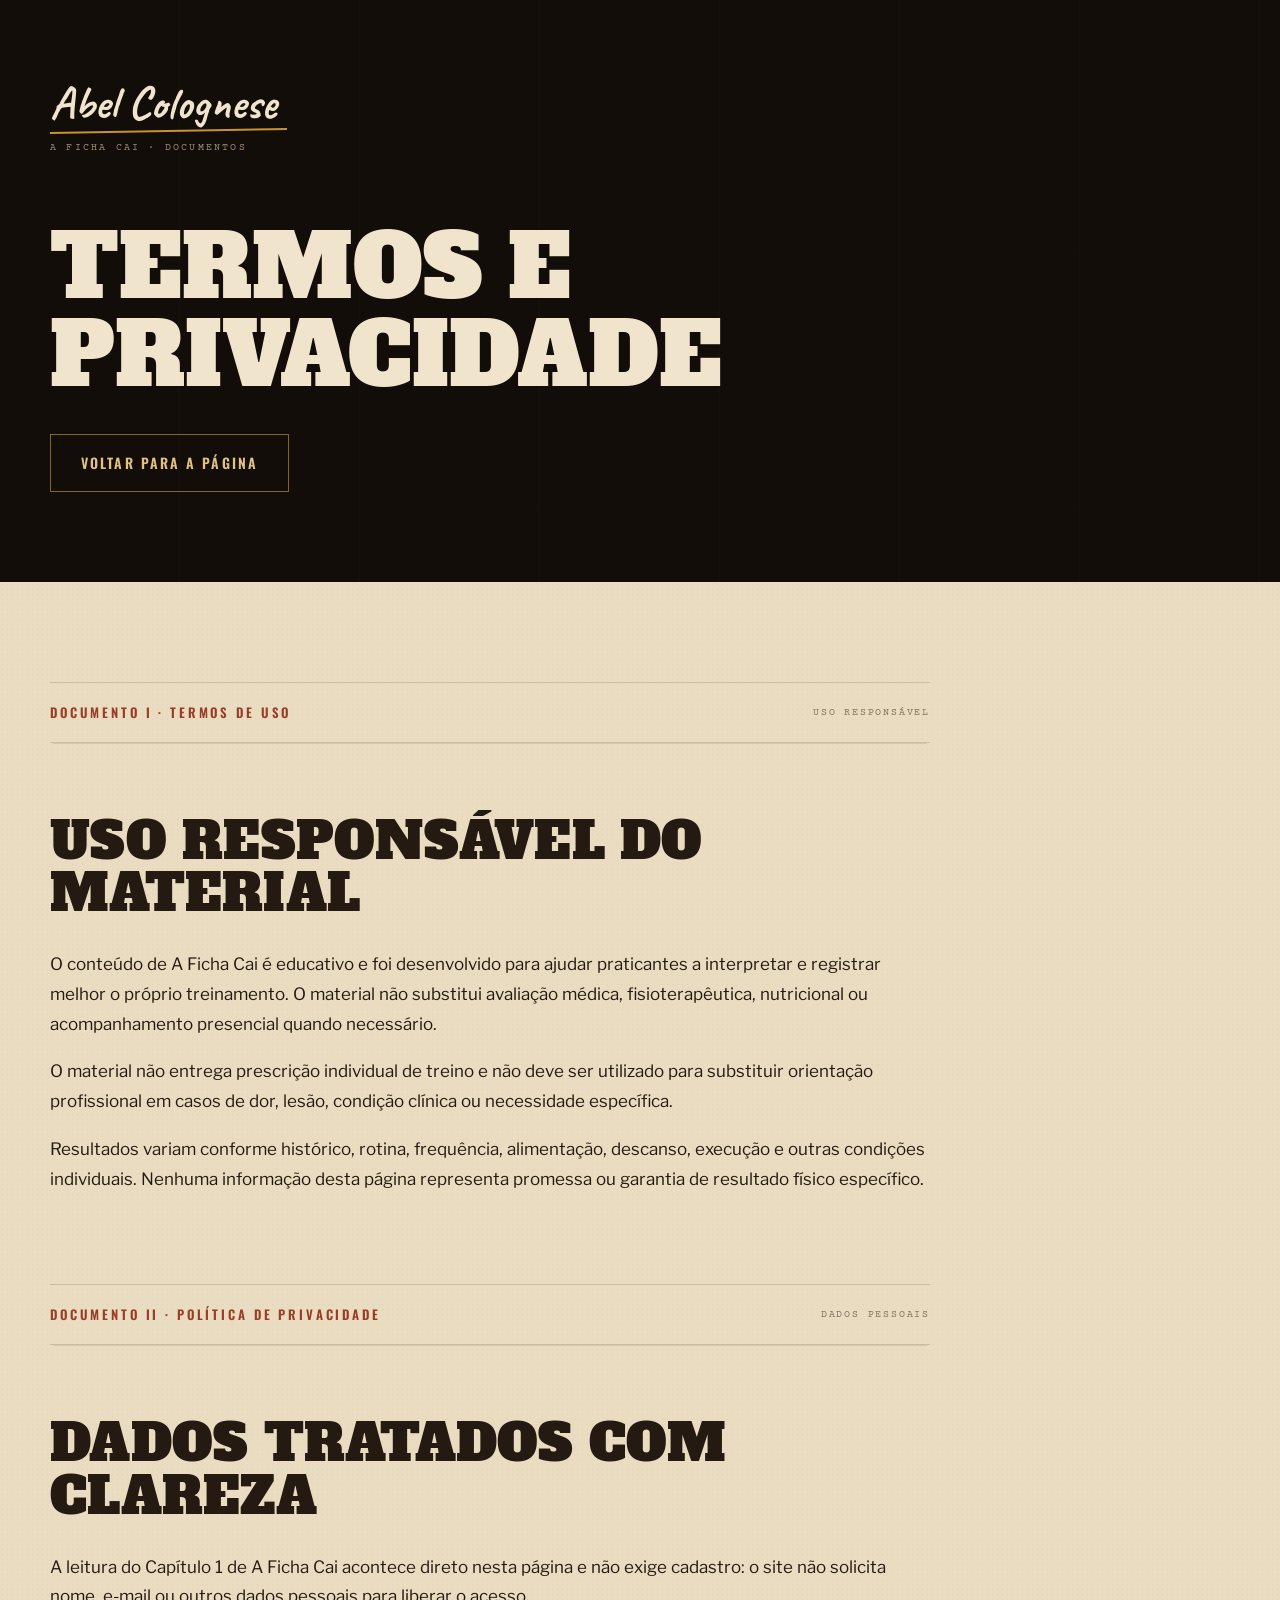
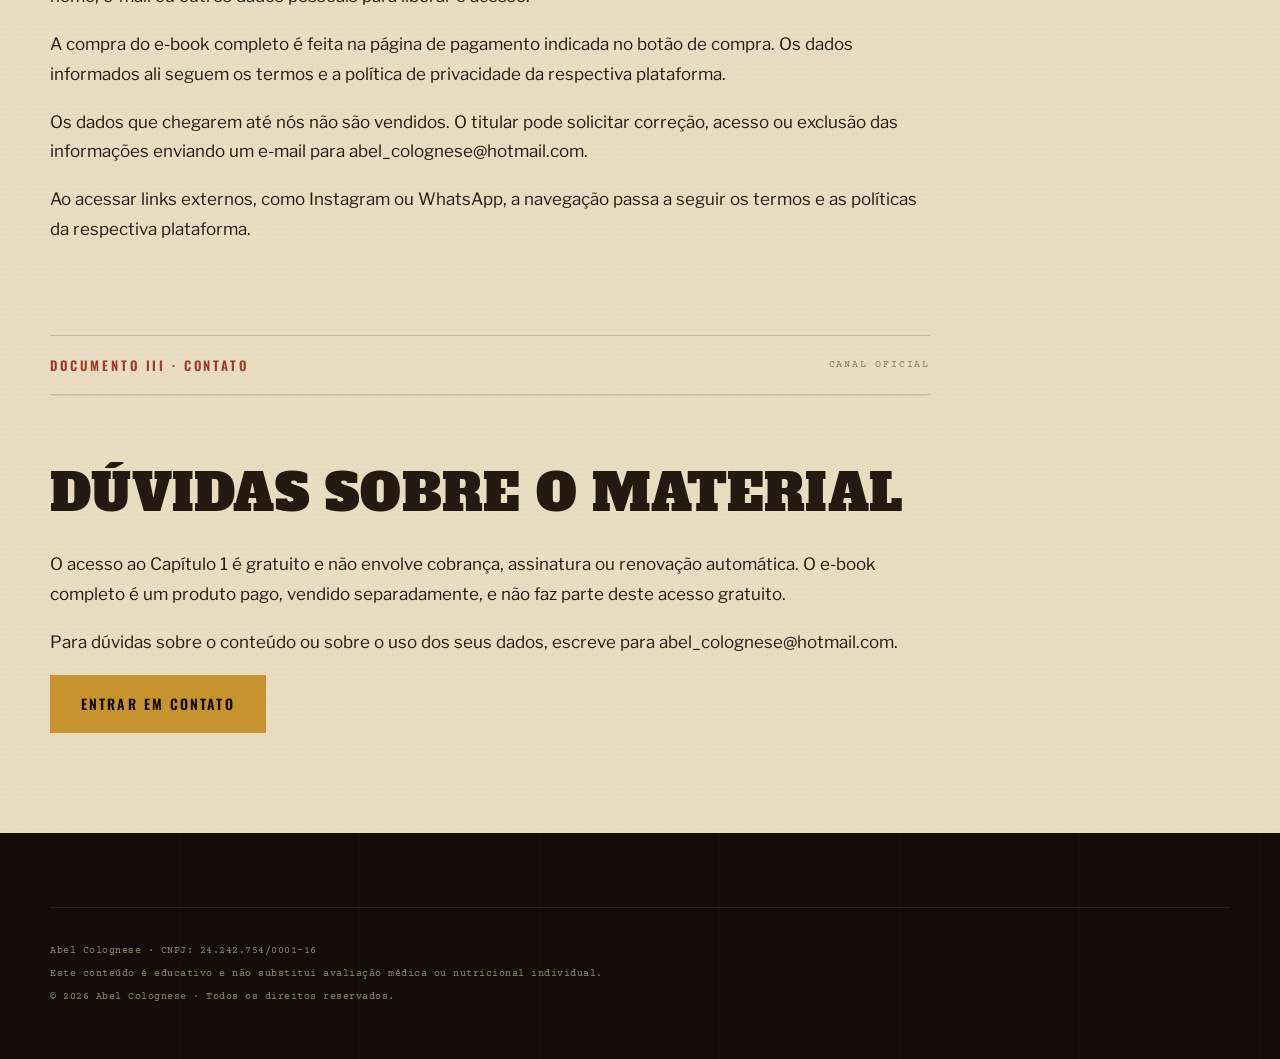
<file: legal.html>
<!doctype html>
<html lang="pt-BR">
<head>
  <meta charset="utf-8">
  <meta name="viewport" content="width=device-width, initial-scale=1">
  <title>Termos e privacidade | A Ficha Cai</title>
  <meta name="description" content="Termos de uso e política de privacidade da página de A Ficha Cai, de Abel Colognese.">
  <meta name="theme-color" content="#120D08">
  <link rel="icon" href="/assets/favicon.ico" sizes="any">
  <link rel="icon" href="/assets/favicon.png" type="image/png" sizes="256x256">
  <link rel="apple-touch-icon" href="/assets/apple-touch-icon.png">
  <link rel="preconnect" href="https://fonts.googleapis.com">
  <link rel="preconnect" href="https://fonts.gstatic.com" crossorigin>
  <link href="https://fonts.googleapis.com/css2?family=Alfa+Slab+One&family=Caveat:wght@600;700&family=Courier+Prime:wght@400;700&family=Libre+Franklin:wght@300;400;500;600&family=Oswald:wght@300;400;500;600&display=swap" rel="stylesheet">
  <link rel="stylesheet" href="/assets/styles.css">
</head>
<body>
  <header class="legal-hero dark-section">
    <div class="shell">
      <a class="brand" href="/">
        <strong>Abel Colognese</strong>
        <span>A Ficha Cai · documentos</span>
      </a>
      <h1>Termos e privacidade</h1>
      <a class="button button-outline" href="/">Voltar para a página</a>
    </div>
  </header>

  <main class="legal-main paper-section">
    <div class="shell">
      <article id="termos">
        <div class="ward-heading"><span>Documento I · Termos de uso</span><small>Uso responsável</small></div>
        <h2>Uso responsável do material</h2>
        <p>O conteúdo de A Ficha Cai é educativo e foi desenvolvido para ajudar praticantes a interpretar e registrar melhor o próprio treinamento. O material não substitui avaliação médica, fisioterapêutica, nutricional ou acompanhamento presencial quando necessário.</p>
        <p>O material não entrega prescrição individual de treino e não deve ser utilizado para substituir orientação profissional em casos de dor, lesão, condição clínica ou necessidade específica.</p>
        <p>Resultados variam conforme histórico, rotina, frequência, alimentação, descanso, execução e outras condições individuais. Nenhuma informação desta página representa promessa ou garantia de resultado físico específico.</p>
      </article>

      <article id="privacidade">
        <div class="ward-heading"><span>Documento II · Política de privacidade</span><small>Dados pessoais</small></div>
        <h2>Dados tratados com clareza</h2>
        <p>A leitura do Capítulo 1 de A Ficha Cai acontece direto nesta página e não exige cadastro: o site não solicita nome, e-mail ou outros dados pessoais para liberar o acesso.</p>
        <p>A compra do e-book completo é feita na página de pagamento indicada no botão de compra. Os dados informados ali seguem os termos e a política de privacidade da respectiva plataforma.</p>
        <p>Os dados que chegarem até nós não são vendidos. O titular pode solicitar correção, acesso ou exclusão das informações enviando um e-mail para <a href="mailto:abel_colognese@hotmail.com">abel_colognese@hotmail.com</a>.</p>
        <p>Ao acessar links externos, como Instagram ou WhatsApp, a navegação passa a seguir os termos e as políticas da respectiva plataforma.</p>
      </article>

      <article id="contato">
        <div class="ward-heading"><span>Documento III · Contato</span><small>Canal oficial</small></div>
        <h2>Dúvidas sobre o material</h2>
        <p>O acesso ao Capítulo 1 é gratuito e não envolve cobrança, assinatura ou renovação automática. O e-book completo é um produto pago, vendido separadamente, e não faz parte deste acesso gratuito.</p>
        <p>Para dúvidas sobre o conteúdo ou sobre o uso dos seus dados, escreve para <a href="mailto:abel_colognese@hotmail.com">abel_colognese@hotmail.com</a>.</p>
        <a class="button button-ochre" href="mailto:abel_colognese@hotmail.com">Entrar em contato</a>
      </article>
    </div>
  </main>

  <footer class="site-footer">
    <div class="shell footer-legal">
      <p>Abel Colognese · CNPJ: 24.242.754/0001-16</p>
      <p>Este conteúdo é educativo e não substitui avaliação médica ou nutricional individual.</p>
      <p>© 2026 Abel Colognese · Todos os direitos reservados.</p>
    </div>
  </footer>
</body>
</html>
</file>
<file: assets/styles.css>
:root {
  --breu: #120D08;
  --casca: #1B140D;
  --madeira: #241A11;
  --cinta: #2E2116;
  --papel: #E9DCC0;
  --papel-2: #DFD0B0;
  --tinta: #241A11;
  --creme: #F0E4CC;
  --corpo: #C0AF93;
  --suave: #9A8A72;
  --tenue: #6F6252;
  --ocre: #C8922F;
  --ouro: #C5A059;
  --ouro-claro: #E2C184;
  --oxido: #9B3D26;
  --oliva: #6B6034;
  --display: "Alfa Slab One", Georgia, serif;
  --condensed: "Oswald", Arial Narrow, sans-serif;
  --mono: "Courier Prime", Courier, monospace;
  --body: "Libre Franklin", Arial, sans-serif;
  --shell: 1180px;
}

* { box-sizing: border-box; }
html { scroll-behavior: smooth; }
body { margin: 0; color: var(--corpo); background: var(--breu); font-family: var(--body); font-size: 16px; line-height: 1.75; }
body::before { position: fixed; z-index: 30; inset: 0; pointer-events: none; background-image: radial-gradient(rgba(240,228,204,.08) .55px, transparent .7px); background-size: 4px 4px; opacity: .15; content: ""; mix-blend-mode: screen; }
img { display: block; max-width: 100%; }
a { color: inherit; text-decoration: none; }
button, input { font: inherit; }
strong { font-weight: 600; }
[hidden] { display: none !important; }
.nowrap { white-space: nowrap; }

.shell { width: min(calc(100% - 64px), var(--shell)); margin-inline: auto; }
.skip-link { position: fixed; z-index: 100; top: 14px; left: 14px; padding: 11px 16px; color: var(--breu); background: var(--ocre); transform: translateY(-180%); transition: transform .2s ease; }
.skip-link:focus { transform: translateY(0); }

.site-header { position: relative; z-index: 20; color: var(--creme); border-bottom: 1px solid rgba(197,160,89,.25); background: rgba(18,13,8,.96); }
.header-inner { display: flex; min-height: 112px; align-items: center; justify-content: space-between; gap: 24px; }
.brand { display: inline-flex; flex-direction: column; line-height: 1; }
.brand strong { position: relative; width: max-content; color: var(--creme); font-family: "Caveat", cursive; font-size: clamp(32px, 4vw, 46px); font-weight: 700; }
.brand strong::after { display: block; width: 105%; height: 2px; margin-top: 4px; background: var(--ocre); content: ""; transform: rotate(-1deg); }
.brand span { margin-top: 11px; color: var(--suave); font-family: var(--mono); font-size: 10px; letter-spacing: .22em; text-transform: uppercase; }

.button { display: inline-flex; min-height: 58px; align-items: center; justify-content: center; padding: 15px 30px; border: 1px solid transparent; cursor: pointer; font-family: var(--condensed); font-size: 14px; font-weight: 600; letter-spacing: .15em; line-height: 1.2; text-align: center; text-transform: uppercase; transition: color .2s ease, background .2s ease, border-color .2s ease, transform .2s ease; }
.button:hover { transform: translateY(-2px); }
.button-small { min-height: 50px; padding: 12px 24px; font-size: 12px; }
.button-ochre { color: var(--breu); background: var(--ocre); border-color: var(--ocre); }
.button-ochre:hover { color: var(--breu); background: var(--ouro-claro); border-color: var(--ouro-claro); }
.button-outline, .button-ghost { color: var(--ouro-claro); border-color: rgba(200,146,47,.65); background: transparent; }
.button-outline:hover, .button-ghost:hover { color: var(--breu); background: var(--ocre); border-color: var(--ocre); }
.button-full { width: 100%; }

.dark-section { position: relative; overflow: hidden; color: var(--corpo); background: var(--breu); }
.dark-section::before, .manifesto-section::before, .site-footer::before { position: absolute; inset: 0; pointer-events: none; background: repeating-linear-gradient(90deg, transparent 0, transparent 178px, rgba(226,193,132,.017) 179px, rgba(226,193,132,.017) 180px); content: ""; }
.shade-casca { background: var(--casca); }
.shade-madeira { background: var(--madeira); }
.paper-section { position: relative; color: var(--tinta); background: var(--papel); }
.paper-section::before { position: absolute; inset: 0; pointer-events: none; background-image: radial-gradient(rgba(36,26,17,.28) .45px, transparent .55px); background-size: 5px 5px; opacity: .14; content: ""; mix-blend-mode: multiply; }
.dark-section > *, .paper-section > *, .manifesto-section > *, .site-footer > * { position: relative; z-index: 1; }

.hero { min-height: 810px; border-bottom: 1px solid rgba(200,146,47,.2); }
.hero-grid { position: relative; display: grid; min-height: 670px; grid-template-columns: minmax(0, 1.12fr) minmax(390px, .88fr); gap: 52px; align-items: center; }
.hero-content { position: relative; z-index: 3; max-width: 700px; padding: 88px 0 74px; }
.hero-kicker, .manifesto-kicker { display: flex; align-items: center; gap: 18px; color: var(--suave); font-family: var(--mono); font-size: 11px; letter-spacing: .18em; text-transform: uppercase; }
.stamp { display: inline-flex; min-height: 48px; align-items: center; justify-content: center; padding: 9px 20px; border: 2px solid currentColor; font-family: var(--condensed); font-size: 12px; font-weight: 600; letter-spacing: .22em; text-transform: uppercase; transform: rotate(-2deg); }
.stamp-oxide { color: var(--oxido); }
.stamp-ochre { color: var(--ocre); }
.hero h1, h2, .form-success h3 { margin: 0; color: var(--creme); font-family: var(--display); font-weight: 400; line-height: 1.03; letter-spacing: .005em; text-transform: uppercase; }
.hero h1 { max-width: 700px; margin-top: 32px; font-size: 3vw; }
.hero-content > p { max-width: 650px; margin: 28px 0 0; color: var(--corpo); font-size: 18px; line-height: 1.75; }
.hero-actions { display: flex; flex-wrap: wrap; gap: 14px; margin-top: 34px; }
.hero-portrait { position: relative; z-index: 1; width: 100%; height: 670px; grid-column: 2; grid-row: 1; justify-self: end; margin: 0; overflow: hidden; opacity: .82; }
.hero-portrait img, .halftone-image img, .material-preview img { width: 100%; height: 100%; object-fit: cover; filter: grayscale(1) sepia(.85) saturate(1.7) hue-rotate(-14deg) contrast(1.22) brightness(.82); }
.hero-portrait img { object-position: center 18%; }
.hero-portrait::before, .halftone-image::after, .material-preview figure::after { position: absolute; z-index: 2; inset: 0; pointer-events: none; background-image: radial-gradient(rgba(18,13,8,.7) 1px, transparent 1.4px); background-size: 4px 4px; opacity: .28; content: ""; mix-blend-mode: multiply; }
.hero-portrait::after { position: absolute; z-index: 3; inset: 0; background: linear-gradient(90deg, var(--breu) 0%, rgba(18,13,8,.5) 9%, transparent 28%), linear-gradient(0deg, var(--breu) 0%, transparent 26%), linear-gradient(180deg, rgba(18,13,8,.55) 0%, transparent 20%); content: ""; }
.stats-strip { display: grid; grid-template-columns: repeat(3, 1fr); border-top: 1px solid rgba(192,175,147,.2); border-bottom: 1px solid rgba(192,175,147,.2); }
.stats-strip > div { min-height: 140px; padding: 28px 42px; border-right: 1px solid rgba(192,175,147,.2); }
.stats-strip > div:last-child { border-right: 0; }
.stats-strip strong { display: block; color: var(--ocre); font-family: var(--display); font-size: 40px; font-weight: 400; line-height: 1; }
.stats-strip span { display: block; margin-top: 14px; color: var(--suave); font-family: var(--mono); font-size: 10px; letter-spacing: .14em; text-transform: uppercase; }

.section { padding: 112px 0; }
.ward-heading { display: flex; align-items: center; justify-content: space-between; gap: 30px; margin-bottom: 72px; padding: 18px 0; border-top: 1px solid rgba(192,175,147,.16); border-bottom: 1px solid rgba(192,175,147,.16); box-shadow: 0 4px 0 -3px rgba(192,175,147,.1); font-family: var(--mono); text-transform: uppercase; }
.ward-heading span { color: var(--ocre); font-family: var(--condensed); font-size: 13px; font-weight: 600; letter-spacing: .22em; }
.ward-heading small { color: var(--tenue); font-size: 10px; letter-spacing: .18em; }
.paper-section .ward-heading { border-color: rgba(36,26,17,.16); box-shadow: 0 4px 0 -3px rgba(36,26,17,.1); }
.paper-section .ward-heading span { color: var(--oxido); }
.paper-section .ward-heading small { color: rgba(36,26,17,.52); }

h2 { font-size: clamp(36px, 4.6vw, 62px); }
.paper-section h2 { color: var(--tinta); }
.text-block { max-width: 930px; }
.text-block h2 { max-width: 820px; }
.text-block p { max-width: 850px; margin: 28px 0 0; font-size: 18px; }
.tombstone { margin: 72px 0 0; padding: 54px 0 0; border-top: 1px solid rgba(192,175,147,.2); color: var(--creme); font-family: var(--display); font-size: clamp(30px, 4vw, 52px); font-style: normal; line-height: 1.03; text-transform: uppercase; }
.tombstone em { color: var(--ocre); font-style: normal; }
.section-intro { max-width: 900px; }
.section-intro p { max-width: 720px; margin: 28px 0 0; font-size: 18px; }
.decision-list { margin: 60px 0 0; padding: 0; border-top: 1px solid rgba(36,26,17,.16); list-style: none; }
.decision-list li { display: grid; min-height: 76px; grid-template-columns: 76px 1fr; align-items: center; border-bottom: 1px solid rgba(36,26,17,.16); font-size: 17px; }
.decision-list span { color: rgba(107,96,52,.42); font-family: var(--display); font-size: 25px; }
.clinical-quote { max-width: 840px; margin: 0; color: var(--creme); font-family: var(--body); font-size: clamp(25px, 3.4vw, 43px); font-style: italic; font-weight: 300; line-height: 1.5; }
.quote-note { margin: 34px 0 0; color: var(--ocre); font-family: var(--mono); font-size: 11px; letter-spacing: .18em; text-transform: uppercase; }
.copy-grid { display: grid; grid-template-columns: .95fr 1.05fr; gap: 90px; align-items: start; margin-top: 82px; padding-top: 70px; border-top: 1px solid rgba(192,175,147,.16); }
.copy-grid p { margin: 0 0 24px; font-size: 18px; }
.paper-copy { max-width: 980px; }
.paper-copy h2 { max-width: 900px; }
.paper-copy p { max-width: 840px; margin: 30px 0 0; font-size: 18px; }

.material-preview { display: grid; height: 265px; grid-template-columns: repeat(4, 1fr); margin: 64px 0 54px; overflow: hidden; border: 1px solid rgba(200,146,47,.18); }
.material-preview figure { position: relative; margin: 0; overflow: hidden; border-right: 1px solid rgba(18,13,8,.7); background: var(--papel-2); }
.material-preview figure:last-child { border-right: 0; }
.material-preview img { object-position: center 8%; }
.material-preview.material-preview-single { width: min(420px, 100%); height: 520px; grid-template-columns: 1fr; }
.material-preview.material-preview-single figure { border-right: 0; }
.material-preview.material-preview-single img { object-position: center top; }
.inventory { margin: 0; border-top: 1px solid rgba(192,175,147,.18); }
.inventory > div { display: grid; grid-template-columns: minmax(230px, .8fr) 1.2fr; gap: 32px; padding: 24px 0; border-bottom: 1px solid rgba(192,175,147,.18); }
.inventory dt { color: var(--creme); font-family: var(--condensed); font-size: 17px; font-weight: 600; letter-spacing: .04em; text-transform: uppercase; }
.inventory dd { margin: 0; color: var(--corpo); }
.material-note { max-width: 820px; margin: 46px 0 30px; font-size: 17px; }
.wide-title { max-width: 940px; }
.learning-grid { display: grid; grid-template-columns: 1fr 1fr; gap: 74px; margin-top: 64px; }
.learning-grid article { padding-top: 25px; border-top: 1px solid rgba(192,175,147,.18); }
.learning-grid h3 { margin: 0 0 25px; color: var(--ocre); font-family: var(--condensed); font-size: 15px; font-weight: 600; letter-spacing: .18em; text-transform: uppercase; }
.learning-grid ul { margin: 0; padding: 0; list-style: none; }
.learning-grid li { padding: 18px 0; border-bottom: 1px solid rgba(192,175,147,.13); }

.author-grid { display: grid; grid-template-columns: .78fr 1.22fr; gap: 70px; align-items: center; }
.halftone-image { position: relative; aspect-ratio: 1 / 1.08; margin: 0; overflow: hidden; background: var(--tinta); box-shadow: 8px 8px 0 rgba(36,26,17,.18); }
.halftone-image img { object-position: 45% center; }
.author-copy h2 { font-size: clamp(34px, 4.2vw, 56px); }
.author-copy p { margin: 25px 0 0; font-size: 17px; }
.record-card, .admission-card { color: var(--tinta); border: 1px solid rgba(36,26,17,.28); background: var(--papel-2); box-shadow: 8px 8px 0 rgba(36,26,17,.17); }
.record-card { margin-top: 66px; }
.record-head { display: flex; min-height: 78px; align-items: center; justify-content: space-between; gap: 20px; padding: 20px 34px; border-bottom: 1px solid rgba(36,26,17,.2); font-family: var(--mono); text-transform: uppercase; }
.record-head strong { font-family: var(--condensed); font-size: 15px; letter-spacing: .2em; }
.record-head span { color: rgba(36,26,17,.55); font-size: 10px; letter-spacing: .17em; }
.record-card dl { margin: 0; padding: 24px 34px 30px; }
.record-card dl > div { display: grid; grid-template-columns: .75fr 1.25fr; gap: 30px; padding: 18px 0; border-bottom: 1px dashed rgba(36,26,17,.18); }
.record-card dl > div:last-child { border-bottom: 0; }
.record-card dt { color: rgba(36,26,17,.56); font-family: var(--mono); font-size: 10px; letter-spacing: .16em; text-transform: uppercase; }
.record-card dd { margin: 0; }

.manifesto-section { position: relative; overflow: hidden; padding: 112px 0; color: var(--corpo); background: var(--madeira); }
.manifesto-section .shell { max-width: 880px; margin-left: max(calc((100% - var(--shell)) / 2), 32px); }
.manifesto-kicker { margin-bottom: 48px; }
.manifesto-section p { margin: 25px 0; font-size: clamp(19px, 2vw, 25px); }
.manifesto-section h2 { margin: 54px 0 34px; color: var(--ocre); font-size: clamp(38px, 5vw, 68px); }

.form-section { padding-bottom: 128px; }
.form-intro { max-width: 820px; }
.form-intro p { margin: 28px 0 0; font-size: 20px; }
.form-intro > span { display: block; margin-top: 22px; color: var(--suave); font-family: var(--mono); font-size: 12px; letter-spacing: .08em; }
.admission-card { width: min(100%, 850px); margin-top: 58px; }
.capture-form { padding: 34px; }
.field { margin-bottom: 25px; }
.field label { display: block; margin-bottom: 10px; color: rgba(36,26,17,.68); font-family: var(--mono); font-size: 10px; letter-spacing: .18em; text-transform: uppercase; }
.field input { width: 100%; height: 60px; padding: 0 16px; border: 1px solid rgba(36,26,17,.25); border-radius: 0; outline: none; color: var(--tinta); background: rgba(233,220,192,.55); font-size: 16px; transition: border-color .2s, box-shadow .2s; }
.field input:focus { border-color: var(--ocre); box-shadow: 0 0 0 3px rgba(200,146,47,.15); }
.capture-form .button { margin-top: 4px; }
.privacy-note { margin: 15px 0 0; color: rgba(36,26,17,.58); font-size: 11px; text-align: center; }
.privacy-note a { text-decoration: underline; }
.form-status { min-height: 24px; margin: 10px 0 0; color: var(--oxido); font-size: 13px; text-align: center; }
.honeypot { position: absolute; left: -9999px; }
.form-success { min-height: 380px; padding: 58px 42px; text-align: center; }
.form-success .stamp { margin-bottom: 36px; }
.form-success h3 { color: var(--tinta); font-size: clamp(36px, 5vw, 58px); }
.form-success p { max-width: 580px; margin: 24px auto 0; font-size: 19px; }

.faq-intro { display: grid; grid-template-columns: 1.15fr .85fr; gap: 70px; align-items: end; margin-bottom: 60px; }
.faq-intro p { margin: 0; font-size: 18px; }
.faq-list { border-top: 1px solid rgba(36,26,17,.18); }
.faq-list details { border-bottom: 1px solid rgba(36,26,17,.18); }
.faq-list summary { display: flex; gap: 22px; align-items: center; padding: 28px 0; cursor: pointer; font-family: var(--condensed); font-size: 18px; font-weight: 600; list-style: none; }
.faq-list summary::-webkit-details-marker { display: none; }
.faq-list summary::after { margin-left: auto; color: var(--oxido); font-family: var(--mono); content: "+"; }
.faq-list details[open] summary::after { content: "−"; }
.faq-list summary span { color: var(--oxido); font-family: var(--mono); font-size: 11px; font-weight: 400; letter-spacing: .14em; }
.faq-list details p { max-width: 900px; margin: -4px 0 30px 44px; }

.site-footer { position: relative; overflow: hidden; padding: 74px 0 48px; color: var(--suave); background: var(--breu); }
.footer-grid { display: grid; grid-template-columns: 1fr 310px; gap: 70px; padding-bottom: 58px; }
.footer-brand strong { color: var(--creme); font-family: "Caveat", cursive; font-size: 48px; line-height: 1; }
.footer-brand p { margin: 13px 0 0; font-size: 16px; }
.footer-grid nav { display: flex; flex-direction: column; gap: 11px; }
.footer-grid nav strong { margin-bottom: 8px; color: var(--ocre); font-family: var(--condensed); font-size: 11px; letter-spacing: .18em; text-transform: uppercase; }
.footer-grid nav a:hover { color: var(--creme); }
.footer-legal { padding-top: 28px; border-top: 1px solid rgba(192,175,147,.13); font-family: var(--mono); font-size: 10px; letter-spacing: .05em; line-height: 1.7; }
.footer-legal p { margin: 6px 0; }
.footer-legal a { text-decoration: underline; }

.legal-hero { padding: 80px 0 90px; }
.legal-hero h1 { max-width: 820px; margin: 70px 0 35px; color: var(--creme); font-family: var(--display); font-size: clamp(48px, 7vw, 88px); font-weight: 400; line-height: 1; text-transform: uppercase; }
.legal-main { padding: 100px 0; }
.legal-main article { max-width: 880px; margin-bottom: 90px; scroll-margin-top: 25px; }
.legal-main article:last-child { margin-bottom: 0; }
.legal-main h2 { margin-bottom: 30px; font-size: clamp(34px, 4vw, 54px); }
.legal-main p { margin: 18px 0; font-size: 17px; }

/* Cabeçalho com duas chamadas */
.header-actions { display: flex; flex-wrap: wrap; gap: 12px; justify-content: flex-end; }

/* Abas da página */
.tabbar { position: relative; z-index: 19; border-bottom: 1px solid rgba(197,160,89,.25); background: var(--casca); }
.tabbar-inner { display: flex; gap: 6px; }
.tab { position: relative; display: inline-flex; min-height: 62px; align-items: center; gap: 12px; padding: 0 22px; color: var(--suave); font-family: var(--condensed); font-size: 13px; font-weight: 600; letter-spacing: .18em; text-transform: uppercase; transition: color .2s ease, background .2s ease; }
.tab:hover { color: var(--creme); }
.tab[aria-selected="true"] { color: var(--creme); background: var(--breu); }
.tab[aria-selected="true"]::after { position: absolute; right: 0; bottom: -1px; left: 0; height: 3px; background: var(--ocre); content: ""; }
.tab:focus-visible, .button:focus-visible, .chapter-peek:focus-visible, .reader-back:focus-visible { outline: 2px solid var(--ouro-claro); outline-offset: 3px; }
.tab-index { color: var(--tenue); font-family: var(--mono); font-size: 10px; font-weight: 400; letter-spacing: .14em; }
.tab[aria-selected="true"] .tab-index { color: var(--ocre); }
.tab-badge { padding: 4px 8px; border: 1px solid currentColor; color: var(--ocre); font-size: 10px; letter-spacing: .16em; transform: rotate(-2deg); }

/* Chamadas em par e notas de oferta */
.offer-note { max-width: 560px; margin: 18px 0 0; color: var(--suave); font-family: var(--mono); font-size: 11px; letter-spacing: .08em; line-height: 1.6; }
.cta-pair { display: flex; flex-wrap: wrap; gap: 14px; }
.cta-pair-spaced { margin-top: 64px; }
.manifesto-section .cta-pair { margin-top: 8px; }

/* Ala VI · leitura gratuita */
.free-grid { display: grid; grid-template-columns: 1.2fr .8fr; gap: 72px; align-items: center; }
.free-grid .inventory { margin-top: 48px; }
.free-grid .material-note { margin: 34px 0 30px; }
.chapter-peek { position: relative; display: block; width: 100%; max-width: 380px; justify-self: end; border: 1px solid rgba(200,146,47,.3); box-shadow: 10px 10px 0 rgba(0,0,0,.35); transition: transform .25s ease; }
.chapter-peek:hover { transform: translateY(-4px) rotate(-.6deg); }
.chapter-peek img { width: 100%; height: auto; }
.chapter-peek-label { position: absolute; right: 0; bottom: 0; left: 0; padding: 16px 20px; color: var(--breu); background: var(--ocre); font-family: var(--condensed); font-size: 13px; font-weight: 600; letter-spacing: .18em; text-transform: uppercase; }

/* Ala XI · e-book completo */
.product-grid { display: grid; grid-template-columns: .72fr 1.28fr; gap: 72px; align-items: start; }
.product-cover { position: relative; margin: 0; border: 1px solid rgba(200,146,47,.3); box-shadow: 10px 10px 0 rgba(0,0,0,.35); }
.product-cover img { width: 100%; height: auto; }
.product-cover::after { position: absolute; top: 18px; right: -14px; padding: 8px 14px; border: 2px solid var(--oxido); color: var(--oxido); background: var(--papel); font-family: var(--condensed); font-size: 12px; font-weight: 600; letter-spacing: .2em; text-transform: uppercase; content: "Produto pago"; transform: rotate(4deg); }
.product-copy > p { max-width: 640px; margin: 26px 0 0; font-size: 18px; }
.product-card { margin-top: 44px; }
.product-facts { margin: 0; padding: 14px 34px 4px; }
.product-facts > div { display: grid; grid-template-columns: .6fr 1.4fr; gap: 24px; padding: 15px 0; border-bottom: 1px dashed rgba(36,26,17,.2); }
.product-facts > div:last-child { border-bottom: 0; }
.product-facts dt { color: rgba(36,26,17,.56); font-family: var(--mono); font-size: 10px; letter-spacing: .16em; text-transform: uppercase; }
.product-facts dd { margin: 0; font-weight: 500; }
.product-actions { padding: 12px 34px 30px; }
.product-alt { margin: 30px 0 0; color: var(--suave); font-size: 16px; }
.product-alt a { color: var(--ouro-claro); text-decoration: underline; text-underline-offset: 4px; }

/* Aba de leitura do Capítulo 1 */
.reader { background: var(--casca); }
.reader-bar { position: sticky; z-index: 25; top: 0; border-bottom: 1px solid rgba(197,160,89,.25); background: rgba(18,13,8,.97); }
.reader-bar-inner { display: flex; min-height: 70px; align-items: center; justify-content: space-between; gap: 18px; }
.reader-back { color: var(--ouro-claro); font-family: var(--condensed); font-size: 13px; font-weight: 600; letter-spacing: .18em; text-transform: uppercase; }
.reader-title { color: var(--suave); font-family: var(--mono); font-size: 10px; letter-spacing: .22em; text-transform: uppercase; }
.reader-progress { height: 3px; background: rgba(192,175,147,.12); }
.reader-progress span { display: block; height: 100%; background: var(--ocre); transform: scaleX(0); transform-origin: left; }
.reader-intro { padding: 72px 0 56px; }
.reader-intro .ward-heading { margin-bottom: 44px; }
.reader-intro h2 { max-width: 900px; font-size: clamp(32px, 4.2vw, 54px); }
.reader-intro p { max-width: 720px; margin: 22px 0 0; font-size: 18px; }
.reader-intro .reader-flag { display: inline-block; margin-top: 26px; padding: 9px 14px; border: 1px solid rgba(200,146,47,.5); color: var(--ocre); font-family: var(--mono); font-size: 11px; letter-spacing: .1em; text-transform: uppercase; }
.reader-pages { display: grid; width: min(calc(100% - 32px), 640px); gap: 22px; margin: 0 auto; padding: 56px 0 96px; }
.reader-pages img { width: 100%; height: auto; background: var(--papel); box-shadow: 0 18px 40px rgba(0,0,0,.45); }
.reader-end h2 { margin: 0 0 24px; }

/* Aviso rápido (link de compra pendente) */
.toast { position: fixed; z-index: 120; right: 16px; bottom: 20px; left: 16px; max-width: 460px; margin: 0 auto; padding: 16px 20px; border: 1px solid var(--ocre); color: var(--creme); background: var(--madeira); box-shadow: 6px 6px 0 rgba(0,0,0,.4); font-family: var(--mono); font-size: 13px; text-align: center; }

.reveal { opacity: 0; transform: translateY(22px); transition: opacity .65s ease, transform .65s ease; }
.reveal.visible { opacity: 1; transform: none; }

@media (prefers-reduced-motion: reduce) {
  html { scroll-behavior: auto; }
  *, *::before, *::after { scroll-behavior: auto !important; animation-duration: .01ms !important; animation-iteration-count: 1 !important; transition-duration: .01ms !important; }
  .reveal { opacity: 1; transform: none; }
}

@media (max-width: 980px) {
  .shell { width: min(calc(100% - 48px), var(--shell)); }
  .hero-grid { min-height: 700px; grid-template-columns: 1fr; gap: 0; }
  .hero-content { max-width: 690px; padding-top: 76px; }
  .hero-portrait { position: absolute; top: 0; right: -80px; width: 570px; height: 700px; grid-column: auto; grid-row: auto; opacity: .43; }
  .hero-portrait::after { background: linear-gradient(90deg, var(--breu) 5%, rgba(18,13,8,.82) 22%, transparent 75%), linear-gradient(0deg, var(--breu) 0%, transparent 38%); }
  .copy-grid, .author-grid { gap: 50px; }
  .material-preview { height: 220px; }
  .free-grid, .product-grid { gap: 50px; }
}

@media (max-width: 760px) {
  body { font-size: 16px; }
  .shell { width: min(calc(100% - 36px), var(--shell)); }
  .header-inner { min-height: 92px; }
  .brand strong { font-size: 31px; }
  .brand span { font-size: 8px; }
  .site-header .button { min-height: 44px; padding: 10px 14px; font-size: 10px; }
  .button { width: 100%; min-height: 56px; padding: 14px 18px; font-size: 12px; }
  .hero { min-height: 0; }
  .hero-grid { min-height: 720px; align-items: end; }
  .hero-content { padding: 170px 0 50px; }
  .hero-kicker { align-items: flex-start; flex-direction: column; gap: 13px; }
  .stamp { min-height: 42px; padding: 8px 16px; }
  .hero h1 { margin-top: 25px; font-size: 8vw; }
  .hero-content > p { margin-top: 22px; font-size: 16px; }
  .hero-actions { flex-direction: column; }
  .hero-portrait { top: 0; right: -62px; width: 360px; height: 430px; opacity: .42; }
  .hero-portrait::after { background: linear-gradient(90deg, var(--breu) 0%, rgba(18,13,8,.35) 50%, transparent 90%), linear-gradient(0deg, var(--breu) 0%, transparent 45%); }
  .stats-strip { grid-template-columns: 1fr; }
  .stats-strip > div { display: grid; min-height: auto; grid-template-columns: 105px 1fr; align-items: center; padding: 21px 12px; border-right: 0; border-bottom: 1px solid rgba(192,175,147,.18); }
  .stats-strip > div:last-child { border-bottom: 0; }
  .stats-strip strong { font-size: 32px; }
  .stats-strip span { margin-top: 0; }
  .section, .manifesto-section { padding: 78px 0; }
  .ward-heading { align-items: flex-start; flex-direction: column; gap: 7px; margin-bottom: 50px; padding: 14px 0; }
  .ward-heading span { font-size: 11px; line-height: 1.45; }
  .ward-heading small { font-size: 8px; }
  h2 { font-size: clamp(34px, 10vw, 47px); }
  .text-block p, .section-intro p, .paper-copy p, .copy-grid p { font-size: 16px; }
  .tombstone { margin-top: 50px; padding-top: 42px; font-size: 31px; }
  .decision-list { margin-top: 42px; }
  .decision-list li { min-height: 68px; grid-template-columns: 54px 1fr; font-size: 16px; }
  .decision-list span { font-size: 19px; }
  .clinical-quote { font-size: 24px; line-height: 1.55; }
  .copy-grid, .author-grid, .learning-grid, .faq-intro, .footer-grid { grid-template-columns: 1fr; gap: 38px; }
  .copy-grid { margin-top: 55px; padding-top: 50px; }
  .material-preview { height: auto; grid-template-columns: 1fr 1fr; }
  .material-preview figure { aspect-ratio: 1.2 / 1; border-bottom: 1px solid rgba(18,13,8,.7); }
  .material-preview.material-preview-single { height: auto; grid-template-columns: 1fr; }
  .material-preview.material-preview-single figure { aspect-ratio: 3 / 4; border-bottom: 0; }
  .inventory > div { grid-template-columns: 1fr; gap: 8px; padding: 20px 0; }
  .material-note { font-size: 16px; }
  .learning-grid { margin-top: 46px; }
  .author-grid { gap: 40px; }
  .halftone-image { max-width: 430px; }
  .author-copy h2 { font-size: 37px; }
  .record-card { margin-top: 48px; }
  .record-head { min-height: 68px; padding: 17px 19px; }
  .record-head strong { font-size: 13px; }
  .record-head span { font-size: 8px; }
  .record-card dl { padding: 18px 19px 24px; }
  .record-card dl > div { grid-template-columns: 1fr; gap: 5px; }
  .manifesto-section .shell { width: min(calc(100% - 36px), var(--shell)); margin-inline: auto; }
  .manifesto-kicker { align-items: flex-start; flex-direction: column; }
  .manifesto-section p { font-size: 18px; }
  .form-intro p { font-size: 18px; }
  .admission-card { margin-top: 45px; box-shadow: 5px 5px 0 rgba(36,26,17,.2); }
  .capture-form { padding: 24px 19px; }
  .field input { height: 56px; }
  .form-success { min-height: 340px; padding: 46px 22px; }
  .faq-intro { margin-bottom: 42px; }
  .faq-list summary { align-items: flex-start; gap: 13px; padding: 24px 0; font-size: 17px; line-height: 1.45; }
  .faq-list summary::after { padding-left: 10px; }
  .faq-list details p { margin: -2px 0 26px 0; font-size: 15px; }
  .footer-grid { padding-bottom: 42px; }
  .footer-brand strong { font-size: 40px; }
  .legal-hero { padding: 55px 0 70px; }
  .legal-main { padding: 72px 0; }
  .header-read { display: none; }
  .site-header .header-actions .button { width: auto; }
  .tab { min-height: 54px; flex: 1; justify-content: center; gap: 8px; padding: 0 8px; font-size: 11px; letter-spacing: .12em; }
  .tab-index { display: none; }
  .tab-badge { padding: 3px 6px; font-size: 9px; }
  .cta-pair { flex-direction: column; }
  .cta-pair-spaced { margin-top: 46px; }
  .free-grid, .product-grid { grid-template-columns: 1fr; gap: 44px; }
  .chapter-peek { max-width: 300px; justify-self: start; }
  .product-cover { max-width: 300px; }
  .product-copy > p { font-size: 16px; }
  .product-card { margin-top: 36px; }
  .product-facts { padding: 10px 19px 2px; }
  .product-facts > div { grid-template-columns: 1fr; gap: 4px; }
  .product-actions { padding: 10px 19px 24px; }
  .reader-bar-inner { min-height: 60px; gap: 12px; }
  .reader-title, .reader-buy-long, .reader-back span { display: none; }
  .reader-back { font-size: 20px; }
  .reader-bar .button { width: auto; min-height: 42px; padding: 10px 16px; }
  .reader-intro { padding: 52px 0 36px; }
  .reader-intro p { font-size: 16px; }
  .reader-pages { width: min(calc(100% - 20px), 640px); gap: 12px; padding: 32px 0 70px; }
}

@media (max-width: 390px) {
  .site-header .button { max-width: 128px; }
  .brand strong { font-size: 27px; }
  .hero h1 { font-size: 8vw; }
  .hero-content { padding-top: 145px; }
  .hero-portrait { width: 320px; height: 390px; }
}
</file>
